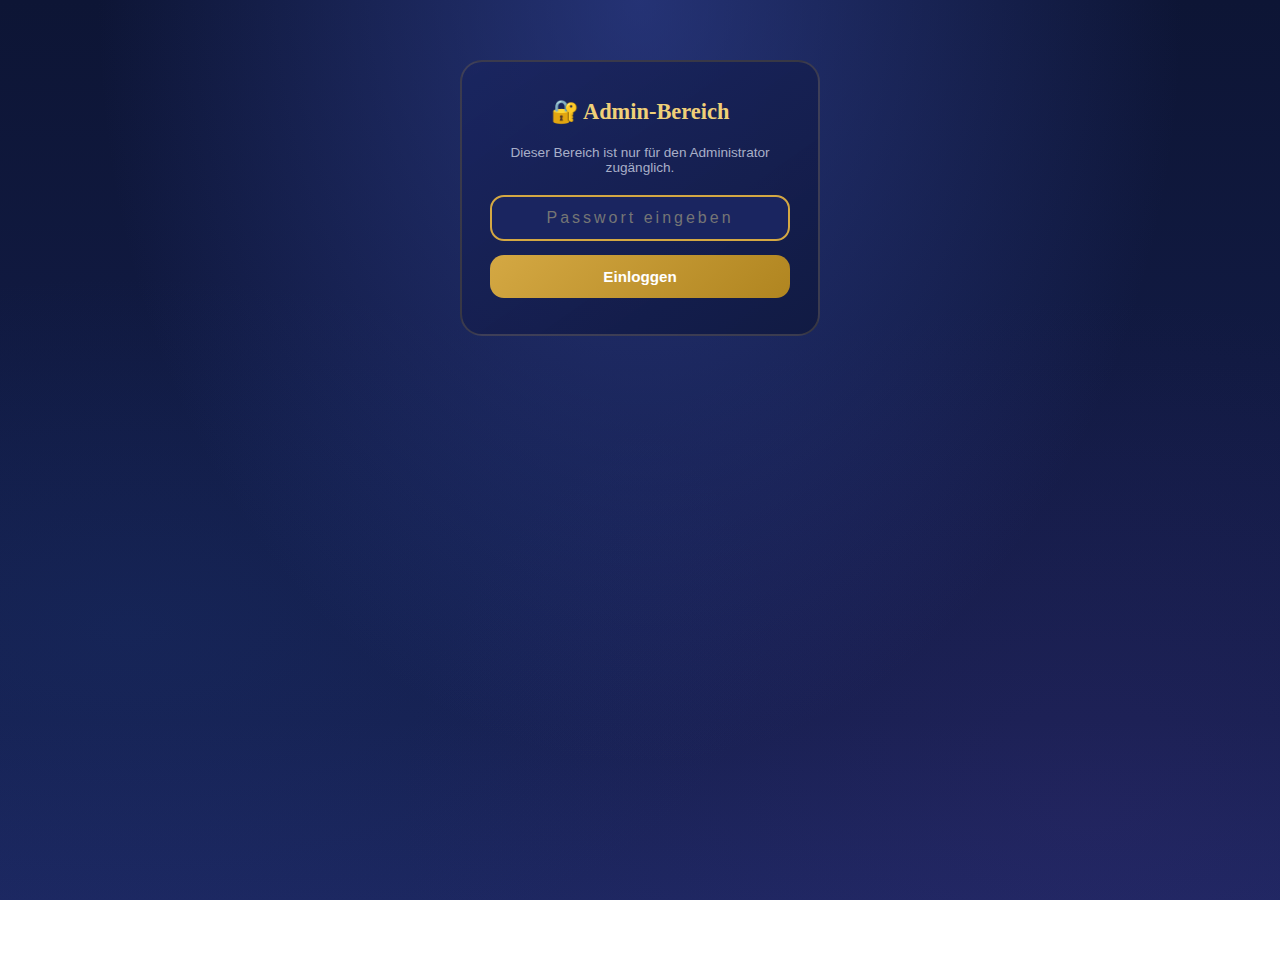
<file: admin.html>
<!DOCTYPE html>
<html lang="de">

<head>
    <meta charset="UTF-8">
    <meta name="viewport" content="width=device-width, initial-scale=1.0, maximum-scale=1.0, user-scalable=no">
    <title>Admin – Ramadan Kalender 2026</title>
    <meta name="robots" content="noindex, nofollow">
    <link rel="icon"
        href="data:image/svg+xml,<svg xmlns='http://www.w3.org/2000/svg' viewBox='0 0 100 100'><text y='.9em' font-size='90'>🔐</text></svg>">
    <link rel="preconnect" href="https://fonts.googleapis.com">
    <link rel="preconnect" href="https://fonts.gstatic.com" crossorigin>
    <link
        href="https://fonts.googleapis.com/css2?family=Amiri:wght@400;700&family=Outfit:wght@300;400;600;700;800&display=swap"
        rel="stylesheet">
    <link rel="stylesheet" href="styles.css">
</head>

<body>
    <!-- Login Gate -->
    <div class="admin-login" id="adminLogin">
        <h2>🔐 Admin-Bereich</h2>
        <p style="color:var(--text-secondary); font-size:0.85rem; margin-bottom:20px;">
            Dieser Bereich ist nur für den Administrator zugänglich.
        </p>
        <input type="password" id="adminPassword" placeholder="Passwort eingeben" autocomplete="current-password">
        <button onclick="checkPassword()" id="loginBtn">Einloggen</button>
        <p id="loginError" style="color:#ff6b6b; font-size:0.82rem; margin-top:10px; display:none;">
            ❌ Falsches Passwort
        </p>
    </div>

    <!-- Admin Content (hidden until login) -->
    <div class="admin-page" id="adminContent" style="display:none;">
        <a href="index.html" class="setup-back">← Zurück zum Kalender</a>

        <div class="admin-header">
            <h1>🔐 Admin-Bereich</h1>
            <p>Alle 30 Türen auf einen Blick – nur für dich sichtbar.</p>
        </div>

        <!-- Stats -->
        <div id="adminStats" style="
            display: flex;
            gap: 12px;
            flex-wrap: wrap;
            justify-content: center;
            margin-bottom: 24px;
        "></div>

        <!-- Doors Grid -->
        <div class="admin-grid" id="adminGrid">
            <!-- Built by JS -->
        </div>
    </div>

    <script src="https://cdn.jsdelivr.net/npm/@supabase/supabase-js@2"></script>
    <script>
        /* ======================================
           ADMIN PAGE LOGIC
           Only accessible via direct URL
           ====================================== */

        const SUPABASE_URL = 'https://thscbzyzblpqwbskymbg.supabase.co';
        const SUPABASE_KEY = 'sb_publishable_w4wZcJW_TOnzxlgr-kMr5Q_aCu8OxTz';

        // Admin password – change this to something secure!
        const ADMIN_PASSWORD_HASH = 'ramadan2026admin';

        let supabaseClient = null;
        try {
            if (window.supabase && window.supabase.createClient) {
                supabaseClient = window.supabase.createClient(SUPABASE_URL, SUPABASE_KEY);
            }
        } catch (e) { }

        // Fallback tasks (same as main script)
        const FALLBACK_TASKS = [
            { day: 1, icon: '😊', title: 'Lächeln schenken', task: 'Schenke heute jemandem ein ehrliches Lächeln und sag etwas Nettes.' },
            { day: 2, icon: '🤲', title: 'Dua für andere', task: 'Bete heute ein Dua für jemanden, den du liebst.' },
            { day: 3, icon: '📖', title: 'Quran lesen', task: 'Lies heute mindestens eine Seite aus dem Quran.' },
            { day: 4, icon: '🍽️', title: 'Essen teilen', task: 'Teile heute dein Essen mit einem Nachbarn oder Freund.' },
            { day: 5, icon: '🧹', title: 'Helfen im Haushalt', task: 'Hilf heute ohne gefragt zu werden im Haushalt mit.' },
            { day: 6, icon: '💌', title: 'Brief schreiben', task: 'Schreibe einen lieben Brief oder eine Nachricht an jemanden.' },
            { day: 7, icon: '🌳', title: 'Natur genießen', task: 'Gehe heute nach draußen und danke Allah für die Natur.' },
            { day: 8, icon: '🤝', title: 'Versöhnung', task: 'Versöhne dich heute mit jemandem, mit dem du im Streit warst.' },
            { day: 9, icon: '💰', title: 'Spenden', task: 'Spende heute etwas – egal wie klein – für einen guten Zweck.' },
            { day: 10, icon: '🧸', title: 'Spielzeug verschenken', task: 'Verschenke ein Spielzeug, das du nicht mehr brauchst.' },
            { day: 11, icon: '🕌', title: 'Moschee besuchen', task: 'Besuche heute die Moschee für ein gemeinsames Gebet.' },
            { day: 12, icon: '👴', title: 'Ältere besuchen', task: 'Besuche oder rufe heute Oma, Opa oder ältere Nachbarn an.' },
            { day: 13, icon: '🎨', title: 'Kreativ sein', task: 'Male ein schönes Bild zum Thema Ramadan.' },
            { day: 14, icon: '🙏', title: 'Extra Gebet', task: 'Bete heute ein zusätzliches freiwilliges Gebet.' },
            { day: 15, icon: '📚', title: 'Geschichte lernen', task: 'Lerne heute eine Geschichte über einen Propheten.' },
            { day: 16, icon: '🥤', title: 'Wasser schätzen', task: 'Denke heute beim Trinken daran, wie wertvoll Wasser ist.' },
            { day: 17, icon: '🌙', title: 'Nachtgebet', task: 'Versuche heute Nacht aufzustehen und ein kurzes Gebet zu sprechen.' },
            { day: 18, icon: '👨‍👩‍👧‍👦', title: 'Familie', task: 'Verbringe heute bewusst Zeit mit deiner Familie.' },
            { day: 19, icon: '🍪', title: 'Backen', task: 'Backe heute Kekse oder Kuchen und teile sie mit anderen.' },
            { day: 20, icon: '🗑️', title: 'Aufräumen', task: 'Räume heute dein Zimmer gründlich auf und halte es sauber.' },
            { day: 21, icon: '🤫', title: 'Geduld üben', task: 'Übe heute besonders viel Geduld – auch wenn es schwer fällt.' },
            { day: 22, icon: '🎁', title: 'Überraschung', task: 'Überrasche heute jemanden mit einer kleinen Freude.' },
            { day: 23, icon: '💧', title: 'Dhikr machen', task: 'Sage heute 100 Mal "SubhanAllah" über den Tag verteilt.' },
            { day: 24, icon: '🌟', title: 'Vorbild sein', task: 'Sei heute ein gutes Vorbild für andere Kinder.' },
            { day: 25, icon: '📿', title: 'Dankbarkeit', task: 'Schreibe 5 Dinge auf, für die du heute dankbar bist.' },
            { day: 26, icon: '🕊️', title: 'Frieden stiften', task: 'Hilf heute dabei, einen Streit zwischen anderen zu schlichten.' },
            { day: 27, icon: '✨', title: 'Lailat al-Qadr', task: 'Heute könnte die Nacht der Bestimmung sein – bete besonders viel!' },
            { day: 28, icon: '🧕', title: 'Eltern ehren', task: 'Sage heute deinen Eltern, wie sehr du sie liebst.' },
            { day: 29, icon: '🌅', title: 'Sonnenaufgang', task: 'Stehe heute früh auf und beobachte den Sonnenaufgang.' },
            { day: 30, icon: '🎉', title: 'Bayram-Vorfreude', task: 'Bereite dich heute auf das Bayram-Fest vor – dein Geschenk wartet! 🎁' }
        ];

        // ========== PASSWORD CHECK ==========
        function checkPassword() {
            const input = document.getElementById('adminPassword').value;
            if (input === ADMIN_PASSWORD_HASH) {
                document.getElementById('adminLogin').style.display = 'none';
                document.getElementById('adminContent').style.display = 'block';
                loadAdminData();
            } else {
                document.getElementById('loginError').style.display = 'block';
                document.getElementById('adminPassword').value = '';
                document.getElementById('adminPassword').focus();
            }
        }

        // Allow Enter key
        document.addEventListener('DOMContentLoaded', () => {
            const pwInput = document.getElementById('adminPassword');
            if (pwInput) {
                pwInput.addEventListener('keydown', (e) => {
                    if (e.key === 'Enter') checkPassword();
                });
                pwInput.focus();
            }
        });

        // ========== LOAD ADMIN DATA ==========
        async function loadAdminData() {
            let tasks = [...FALLBACK_TASKS];

            // Try to load from Supabase
            if (supabaseClient) {
                try {
                    const { data, error } = await supabaseClient
                        .from('daily_tasks')
                        .select('*')
                        .order('day', { ascending: true });

                    if (!error && data && data.length > 0) {
                        tasks = data;
                    }
                } catch (e) { }

                // Load stats
                try {
                    const { count } = await supabaseClient
                        .from('families')
                        .select('*', { count: 'exact', head: true });

                    renderStats(count || 0);
                } catch (e) {
                    renderStats('–');
                }
            }

            renderDoors(tasks);
        }

        // ========== RENDER STATS ==========
        function renderStats(familyCount) {
            const container = document.getElementById('adminStats');
            if (!container) return;

            const stats = [
                { label: 'Familien registriert', value: familyCount, icon: '👨‍👩‍👧‍👦' },
                { label: 'Türen gesamt', value: 30, icon: '🚪' },
                { label: 'App Version', value: '1.0.0', icon: '📱' }
            ];

            container.innerHTML = stats.map(s => `
                <div style="
                    background: linear-gradient(135deg, var(--bg-accent), var(--bg-mid));
                    border: 1px solid rgba(212,168,67,0.2);
                    border-radius: var(--radius-md);
                    padding: 16px 24px;
                    text-align: center;
                    min-width: 140px;
                ">
                    <div style="font-size: 1.8rem; margin-bottom: 6px;">${s.icon}</div>
                    <div style="font-size: 1.4rem; font-weight: 700; color: var(--gold-light);">${s.value}</div>
                    <div style="font-size: 0.78rem; color: var(--text-secondary);">${s.label}</div>
                </div>
            `).join('');
        }

        // ========== RENDER DOORS ==========
        function renderDoors(tasks) {
            const grid = document.getElementById('adminGrid');
            if (!grid) return;
            grid.innerHTML = '';

            tasks.forEach(task => {
                const door = document.createElement('div');
                door.className = 'admin-door';
                door.innerHTML = `
                    <div class="admin-door-header">
                        <div class="admin-door-num">${task.day}</div>
                        <div class="admin-door-title">${task.icon || '🌙'} ${escapeHtml(task.title)}</div>
                    </div>
                    <div class="admin-door-task">${escapeHtml(task.task)}</div>
                `;
                grid.appendChild(door);
            });
        }

        function escapeHtml(str) {
            if (typeof str !== 'string') return '';
            return str
                .replace(/&/g, '&amp;')
                .replace(/</g, '&lt;')
                .replace(/>/g, '&gt;');
        }
    </script>
</body>

</html>
</file>
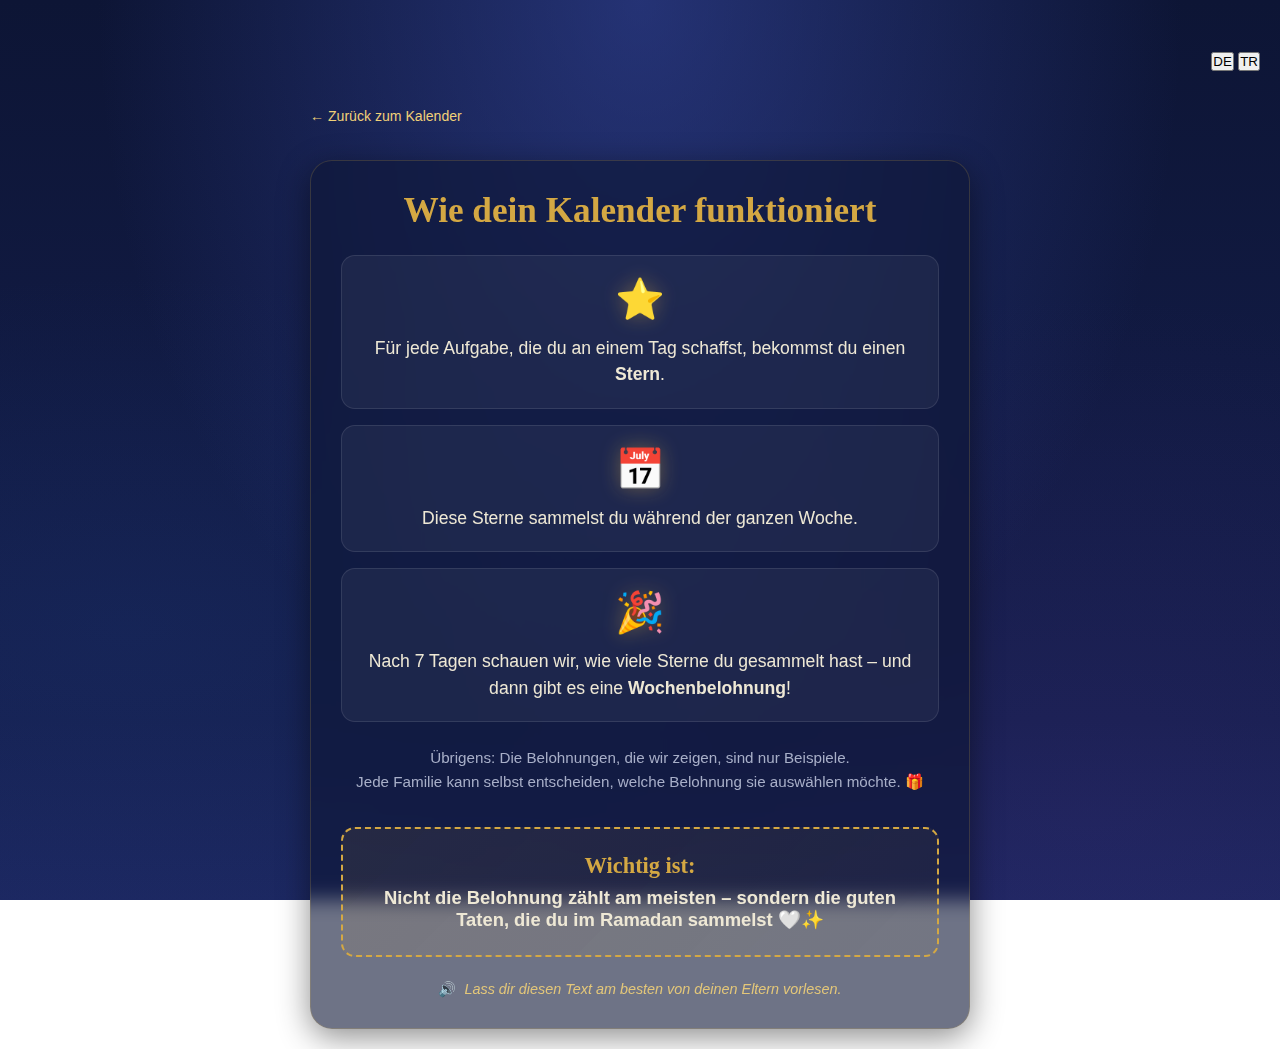
<file: children.html>
<!DOCTYPE html>
<html lang="de">

<head>
    <meta charset="UTF-8">
    <meta name="viewport" content="width=device-width, initial-scale=1.0, maximum-scale=1.0, user-scalable=no">
    <title>Für Kinder – Ramadan Kalender 2026</title>
    <meta name="description" content="Wie dein Ramadan-Kalender funktioniert – Infos für Kinder.">
    <meta name="theme-color" content="#111a42">
    <link rel="icon"
        href="data:image/svg+xml,<svg xmlns='http://www.w3.org/2000/svg' viewBox='0 0 100 100'><text y='.9em' font-size='90'>🌙</text></svg>">
    <link rel="preconnect" href="https://fonts.googleapis.com">
    <link rel="preconnect" href="https://fonts.gstatic.com" crossorigin>
    <link
        href="https://fonts.googleapis.com/css2?family=Amiri:wght@400;700&family=Outfit:wght@300;400;600;700;800&display=swap"
        rel="stylesheet">
    <link rel="stylesheet" href="styles.css">
    <style>
        .info-card-kids {
            background: rgba(13, 21, 53, 0.6);
            backdrop-filter: blur(10px);
            -webkit-backdrop-filter: blur(10px);
            border: 1px solid rgba(212, 168, 67, 0.2);
            border-radius: var(--radius-lg);
            padding: 30px;
            margin-top: 20px;
            box-shadow: var(--shadow-deep);
            text-align: center;
        }

        .info-card-kids h1 {
            font-family: var(--font-display);
            color: var(--gold-primary);
            font-size: 2.2rem;
            margin-bottom: 24px;
        }

        .step-card {
            background: rgba(255, 255, 255, 0.05);
            border: 1px solid rgba(255, 255, 255, 0.1);
            border-radius: var(--radius-md);
            padding: 20px;
            margin-bottom: 16px;
            display: flex;
            flex-direction: column;
            align-items: center;
            gap: 12px;
            transition: transform 0.2s ease;
        }

        .step-card:hover {
            transform: scale(1.02);
            background: rgba(255, 255, 255, 0.08);
        }

        .step-icon {
            font-size: 2.5rem;
            filter: drop-shadow(0 0 10px rgba(212, 168, 67, 0.4));
        }

        .step-text {
            color: var(--text-primary);
            font-size: 1.1rem;
            line-height: 1.5;
            font-weight: 400;
        }

        .important-note {
            background: linear-gradient(135deg, rgba(212, 168, 67, 0.1), rgba(212, 168, 67, 0.05));
            border: 2px dashed var(--gold-primary);
            padding: 24px;
            border-radius: var(--radius-md);
            margin-top: 32px;
            position: relative;
        }

        .important-note h2 {
            font-family: var(--font-display);
            color: var(--gold-primary);
            font-size: 1.4rem;
            margin-bottom: 8px;
        }

        .important-note p {
            color: var(--text-primary);
            font-size: 1.15rem;
            font-weight: 600;
        }

        .read-aloud-hint {
            margin-top: 24px;
            display: flex;
            align-items: center;
            justify-content: center;
            gap: 8px;
            color: var(--gold-light);
            font-size: 0.9rem;
            opacity: 0.9;
        }

        @media (max-width: 600px) {
            .info-card-kids {
                padding: 20px;
            }

            .info-card-kids h1 {
                font-size: 1.8rem;
            }
        }
    </style>
</head>

<body>
    <div class="header">
        <div class="header-inner">
            <div class="header-actions" style="justify-content: flex-end; width: 100%;">
                <div class="lang-switch" id="langSwitch">
                    <button class="lang-btn active" data-lang="de">DE</button>
                    <button class="lang-btn" data-lang="tr">TR</button>
                </div>
            </div>
        </div>
    </div>
    <div class="setup-page" style="max-width: 700px; margin: 0 auto; padding: 20px;">
        <a href="index.html" class="setup-back" data-i18n="back_to_calendar">← Zurück zum Kalender</a>

        <div class="info-card-kids">
            <h1 data-i18n="how_works_title">Wie dein Kalender funktioniert</h1>

            <div class="step-card">
                <div class="step-icon">⭐</div>
                <div class="step-text" data-i18n="step_1">
                    Für jede Aufgabe, die du an einem Tag schaffst, bekommst du einen <strong>Stern</strong>.
                </div>
            </div>

            <div class="step-card">
                <div class="step-icon">📅</div>
                <div class="step-text" data-i18n="step_2">
                    Diese Sterne sammelst du während der ganzen Woche.
                </div>
            </div>

            <div class="step-card">
                <div class="step-icon">🎉</div>
                <div class="step-text" data-i18n="step_3">
                    Nach 7 Tagen schauen wir, wie viele Sterne du gesammelt hast – und dann gibt es eine
                    <strong>Wochenbelohnung</strong>!
                </div>
            </div>

            <p style="color: var(--text-secondary); font-size: 0.95rem; margin-top: 24px; line-height: 1.6;"
                data-i18n="kids_p1">
                Übrigens: Die Belohnungen, die wir zeigen, sind nur Beispiele.<br>
                Jede Familie kann selbst entscheiden, welche Belohnung sie auswählen möchte. 🎁
            </p>

            <div class="important-note">
                <h2 data-i18n="important_title">Wichtig ist:</h2>
                <p data-i18n="important_p1">
                    Nicht die Belohnung zählt am meisten – sondern die guten Taten, die du im Ramadan sammelst 🤍✨
                </p>
            </div>

            <div class="read-aloud-hint">
                <span>🔊</span>
                <em data-i18n="read_aloud">Lass dir diesen Text am besten von deinen Eltern vorlesen.</em>
            </div>
        </div>
    </div>
    <script src="https://cdn.jsdelivr.net/npm/@supabase/supabase-js@2"></script>
    <script src="script.js?v=1.1.6"></script>
</body>

</html>
</file>
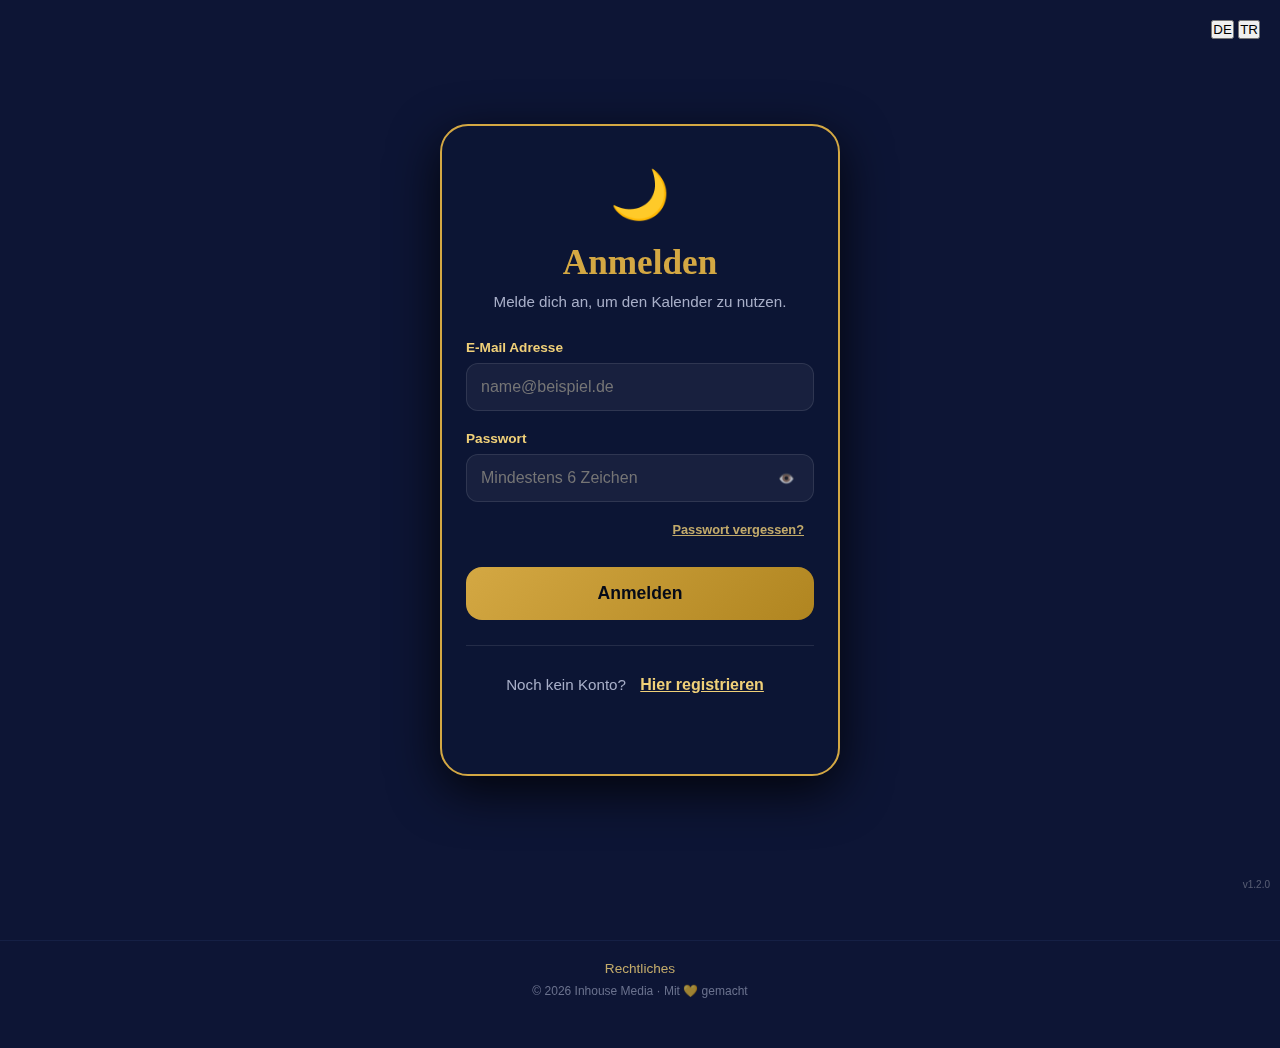
<file: login.html>
<!DOCTYPE html>
<html lang="de">

<head>
    <meta charset="UTF-8">
    <meta name="viewport" content="width=device-width, initial-scale=1.0, maximum-scale=1.0, user-scalable=no">
    <title>Anmelden | Ramadan Kalender 2026</title>

    <link
        href="https://fonts.googleapis.com/css2?family=Amiri:wght@400;700&family=Outfit:wght@300;400;600;700;800&display=swap"
        rel="stylesheet">
    <link rel="stylesheet" href="styles.css?v=1.0.9">
    <script src="https://unpkg.com/@supabase/supabase-js@2"></script>
    <script src="script.js?v=1.2.0"></script>

    <!-- Meta & Branding -->
    <meta property="og:title" content="Anmelden | Ramadan Kalender 2026">
    <meta property="og:image" content="https://ramadan.inhousee.de/assets/branding.jpg">
    <link rel="apple-touch-icon" href="assets/branding.jpg">
    <link rel="icon" type="image/jpg" href="assets/branding.jpg">

    <script>
        // GLOBAL STATE
        window.isLoginMode = true;
        window.sb = null; // Wir nennen die Variable 'sb' um Konflikte zu vermeiden

        function doToggle() {
            window.isLoginMode = !window.isLoginMode;
            console.log("Modus gewechselt. Login:", window.isLoginMode);

            var title = document.getElementById('pageTitle');
            var sub = document.getElementById('pageSubtitle');
            var btn = document.getElementById('submitBtn');
            var q = document.getElementById('toggleQuestion');
            var tLink = document.getElementById('toggleBtn');
            var err = document.getElementById('errorMsg');

            if (err) err.style.display = 'none';

            if (window.isLoginMode) {
                if (title) title.innerText = 'Anmelden';
                if (sub) sub.innerText = 'Melde dich an, um den Kalender zu nutzen.';
                if (btn) btn.innerText = 'Anmelden';
                if (q) q.innerText = 'Noch kein Konto?';
                if (tLink) tLink.innerText = 'Hier registrieren';
            } else {
                if (title) title.innerText = 'Registrieren';
                if (sub) sub.innerText = 'Erstelle ein Konto für deine Familie.';
                if (btn) btn.innerText = 'Konto erstellen';
                if (q) q.innerText = 'Schon registriert?';
                if (tLink) tLink.innerText = 'Hier anmelden';
            }
        }
    </script>

    <style>
        body {
            margin: 0;
            background: #0d1535;
            font-family: 'Outfit', sans-serif;
            color: #fff;
        }

        .login-container {
            min-height: 100vh;
            display: flex;
            align-items: center;
            justify-content: center;
            padding: 20px;
        }

        .login-card {
            background: rgba(13, 21, 53, 0.95);
            backdrop-filter: blur(20px);
            border: 2px solid #d4a843;
            border-radius: 28px;
            padding: 40px 24px;
            width: 100%;
            max-width: 400px;
            box-shadow: 0 15px 50px rgba(0, 0, 0, 0.8);
            text-align: center;
        }

        h1 {
            color: #d4a843;
            font-family: 'Amiri', serif;
            font-size: 2.2rem;
            margin: 0 0 10px 0;
        }

        p {
            color: #a8afc8;
            margin-bottom: 30px;
            font-size: 0.95rem;
        }

        .input-group {
            margin-bottom: 20px;
            text-align: left;
            position: relative;
        }

        .password-wrapper {
            position: relative;
            display: flex;
            align-items: center;
        }

        .password-toggle {
            position: absolute;
            right: 14px;
            background: none;
            border: none;
            color: #d4a843;
            cursor: pointer;
            padding: 5px;
            display: flex;
            align-items: center;
            justify-content: center;
            opacity: 0.7;
            transition: opacity 0.2s;
        }

        .password-toggle:hover {
            opacity: 1;
        }

        label {
            display: block;
            color: #f0d078;
            font-size: 0.85rem;
            margin-bottom: 8px;
            font-weight: 600;
        }

        input {
            width: 100%;
            padding: 14px;
            padding-right: 45px;
            /* Platz für Auge */
            border-radius: 12px;
            border: 1px solid rgba(255, 255, 255, 0.1);
            background: rgba(255, 255, 255, 0.05);
            color: #fff;
            font-size: 1rem;
            box-sizing: border-box;
        }

        input[type="email"] {
            padding-right: 14px;
        }

        .auth-btn {
            width: 100%;
            padding: 16px;
            border-radius: 16px;
            border: none;
            background: linear-gradient(135deg, #d4a843, #b08520);
            color: #050a18;
            font-weight: 800;
            font-size: 1.1rem;
            cursor: pointer;
        }

        .toggle-area {
            margin-top: 25px;
            padding-top: 20px;
            border-top: 1px solid rgba(255, 255, 255, 0.1);
        }

        .toggle-link {
            color: #f0d078;
            text-decoration: underline;
            cursor: pointer;
            font-weight: 700;
            background: none;
            border: none;
            padding: 10px;
            font-family: inherit;
            font-size: 1rem;
        }

        .error-msg {
            color: #ff6b6b;
            font-size: 0.9rem;
            margin-top: 15px;
            display: none;
            background: rgba(255, 60, 60, 0.1);
            padding: 10px;
            border-radius: 10px;
        }

        .privacy-group {
            display: none;
            align-items: flex-start;
            gap: 12px;
            margin-bottom: 20px;
            text-align: left;
            background: rgba(255, 255, 255, 0.03);
            padding: 12px;
            border-radius: 10px;
            border: 1px solid rgba(240, 208, 120, 0.1);
        }

        .privacy-group input[type="checkbox"] {
            width: 18px;
            height: 18px;
            margin-top: 2px;
            cursor: pointer;
        }

        .privacy-text {
            font-size: 0.8rem;
            color: #a8afc8;
            line-height: 1.5;
        }

        .privacy-text a {
            color: #f0d078;
            text-decoration: underline;
        }

        .footer {
            margin-top: 40px;
            text-align: center;
            width: 100%;
            padding: 20px;
            z-index: 10;
        }

        .footer-nav {
            display: flex;
            gap: 20px;
            justify-content: center;
            margin-bottom: 8px;
        }

        .footer-nav a {
            color: #f0d078;
            text-decoration: none;
            font-size: 0.85rem;
            opacity: 0.8;
            transition: opacity 0.2s;
        }

        .footer-nav a:hover {
            opacity: 1;
        }

        .footer-copy {
            font-size: 0.75rem;
            color: #a8afc8;
            opacity: 0.6;
        }

        .ver-tag {
            position: fixed;
            bottom: 10px;
            right: 10px;
            font-size: 10px;
            opacity: 0.3;
        }
    </style>
</head>

<body>
    <div class="lang-switch-container" style="position: absolute; top: 20px; right: 20px; z-index: 100;">
        <div class="lang-switch" id="langSwitch">
            <button class="lang-btn active" data-lang="de">DE</button>
            <button class="lang-btn" data-lang="tr">TR</button>
        </div>
    </div>

    <div class="login-container">
        <div class="login-card">
            <div style="font-size: 3rem; margin-bottom: 20px;">🌙</div>
            <h1 id="pageTitle" data-i18n="login_title">Anmelden</h1>
            <p id="pageSubtitle" data-i18n="login_subtitle">Melde dich an, um den Kalender zu nutzen.</p>

            <form id="authForm" onsubmit="event.preventDefault(); window.handleAuth();">
                <div class="input-group">
                    <label data-i18n="email_label">E-Mail Adresse</label>
                    <input type="email" id="email" placeholder="name@beispiel.de" required>
                </div>

                <div class="input-group" id="passwordGroup">
                    <label data-i18n="password_label">Passwort</label>
                    <div class="password-wrapper">
                        <input type="password" id="password" placeholder="Mindestens 6 Zeichen" minlength="6">
                        <button type="button" class="password-toggle" onclick="togglePassword('password', this)"
                            aria-label="Passwort zeigen">👁️</button>
                    </div>
                </div>

                <div class="input-group" id="confirmPasswordGroup" style="display: none;">
                    <label data-i18n="confirm_password_label">Passwort wiederholen</label>
                    <div class="password-wrapper">
                        <input type="password" id="confirmPassword" placeholder="Passwort bestätigen">
                        <button type="button" class="password-toggle" onclick="togglePassword('confirmPassword', this)"
                            aria-label="Passwort zeigen">👁️</button>
                    </div>
                </div>

                <div id="forgotPwArea" style="text-align: right; margin-top: -10px; margin-bottom: 20px;">
                    <button type="button" class="toggle-link" style="font-size: 0.8rem; opacity: 0.8;"
                        onclick="window.showResetMode()" data-i18n="forgot_password_link">Passwort vergessen?</button>
                </div>

                <!-- Datenschutz Checkbox (nur bei Registrierung) -->
                <div id="privacyArea" class="privacy-group">
                    <input type="checkbox" id="privacyCheck">
                    <label for="privacyCheck" class="privacy-text"
                        style="color: inherit; font-weight: normal; margin: 0; cursor: pointer;"
                        data-i18n="privacy_agree_text">
                        Ich bin mit der <a href="rechtliches.html" target="_blank">Datenschutzerklärung</a>
                        einverstanden.
                    </label>
                </div>

                <button type="submit" class="auth-btn" id="submitBtn" data-i18n="login_btn">Anmelden</button>
                <div id="errorMsg" class="error-msg"></div>
            </form>

            <div class="toggle-area">
                <p style="color: #a8afc8;">
                    <span id="toggleQuestion" data-i18n="no_account_question">Noch kein Konto?</span>
                    <button type="button" class="toggle-link" id="toggleBtn" onclick="doToggle()"
                        data-i18n="register_link">Hier
                        registrieren</button>
                </p>
            </div>
        </div>
    </div>

    <!-- Footer -->
    <footer class="footer">
        <nav class="footer-nav">
            <a href="rechtliches.html" data-i18n="footer_legal">📜 Rechtliches & Datenschutz</a>
        </nav>
        <p class="footer-copy" data-i18n="footer_copy">© 2026 Inhouse Media · Mit 💛 gemacht</p>
    </footer>

    <div class="ver-tag">v1.2.0</div>

    <script>
        // Initialize when DOM ready
        document.addEventListener('DOMContentLoaded', () => {
            if (typeof setupLanguageSwitcher === 'function') setupLanguageSwitcher();
            if (typeof updateUI === 'function') updateUI();
        });

        // Supabase Initialization
        (function () {
            try {
                const URL = 'https://thscbzyzblpqwbskymbg.supabase.co';
                const KEY = 'sb_publishable_w4wZcJW_TOnzxlgr-kMr5Q_aCu8OxTz';
                window.supabaseClient = window.supabase.createClient(URL, KEY);
                console.log("Supabase bereit (v1.2.0)");
            } catch (e) { console.error("Supabase Error:", e); }
        })();

        window.isLoginMode = true;
        window.isResetMode = false;

        function togglePassword(id, btn) {
            const el = document.getElementById(id);
            if (el.type === 'password') {
                el.type = 'text';
                btn.textContent = '🙈';
                btn.setAttribute('aria-label', t('password_hide_label', { defaultValue: 'Verbergen' }));
            } else {
                el.type = 'password';
                btn.textContent = '👁️';
                btn.setAttribute('aria-label', t('password_show_label', { defaultValue: 'Zeigen' }));
            }
        }

        function showResetMode(show = true) {
            window.isResetMode = show;
            window.isLoginMode = !show;

            const title = document.getElementById('pageTitle');
            const sub = document.getElementById('pageSubtitle');
            const btn = document.getElementById('submitBtn');
            const q = document.getElementById('toggleQuestion');
            const tLink = document.getElementById('toggleBtn');
            const pwGroup = document.getElementById('passwordGroup');
            const confirmGroup = document.getElementById('confirmPasswordGroup');
            const forgotArea = document.getElementById('forgotPwArea');
            const privacyArea = document.getElementById('privacyArea');

            if (show) {
                title.innerText = t('reset_title');
                title.dataset.i18n = 'reset_title';
                sub.innerText = t('reset_subtitle');
                sub.dataset.i18n = 'reset_subtitle';
                btn.innerText = t('reset_btn');
                btn.dataset.i18n = 'reset_btn';
                q.innerText = t('reset_back_question', { defaultValue: 'Doch wieder einloggen?' });
                q.dataset.i18n = 'reset_back_question';
                tLink.innerText = t('reset_back_link', { defaultValue: 'Zum Login' });
                tLink.dataset.i18n = 'reset_back_link';

                if (pwGroup) pwGroup.style.display = 'none';
                if (confirmGroup) confirmGroup.style.display = 'none';
                if (forgotArea) forgotArea.style.display = 'none';
                if (privacyArea) privacyArea.style.display = 'none';
            } else {
                doToggle(); // Nutze die bestehende Toggle-Logik für Login
            }
        }

        function doToggle() {
            if (window.isResetMode) {
                window.isResetMode = false;
                window.isLoginMode = true;
            } else {
                window.isLoginMode = !window.isLoginMode;
            }

            var title = document.getElementById('pageTitle');
            var sub = document.getElementById('pageSubtitle');
            var btn = document.getElementById('submitBtn');
            var q = document.getElementById('toggleQuestion');
            var tLink = document.getElementById('toggleBtn');
            var priv = document.getElementById('privacyArea');
            var pw = document.getElementById('passwordGroup');
            var pwConf = document.getElementById('confirmPasswordGroup');
            var forgot = document.getElementById('forgotPwArea');

            pw.style.display = 'block';

            if (window.isLoginMode) {
                title.innerText = t('login_title');
                title.dataset.i18n = 'login_title';

                sub.innerText = t('login_subtitle');
                sub.dataset.i18n = 'login_subtitle';

                btn.innerText = t('login_btn');
                btn.dataset.i18n = 'login_btn';

                q.innerText = t('no_account_question');
                q.dataset.i18n = 'no_account_question';

                tLink.innerText = t('register_link');
                tLink.dataset.i18n = 'register_link';

                priv.style.display = 'none';
                forgot.style.display = 'block';
                pwConf.style.display = 'none';
            } else {
                title.innerText = t('register_title');
                title.dataset.i18n = 'register_title';

                sub.innerText = t('register_subtitle');
                sub.dataset.i18n = 'register_subtitle';

                btn.innerText = t('register_btn');
                btn.dataset.i18n = 'register_btn';

                q.innerText = t('have_account_question');
                q.dataset.i18n = 'have_account_question';

                tLink.innerText = t('login_link');
                tLink.dataset.i18n = 'login_link';

                priv.style.display = 'flex';
                forgot.style.display = 'none';
                pwConf.style.display = 'block';
            }
        }

        async function handleAuth() {
            console.log("Auth gestartet...");
            const client = window.supabaseClient;
            if (!client) {
                console.error("Supabase client not ready");
                alert("Serververbindung fehlt.");
                return;
            }

            var email = document.getElementById('email').value;
            var password = document.getElementById('password').value;
            var confirmPassword = document.getElementById('confirmPassword').value;
            var btn = document.getElementById('submitBtn');
            var errBox = document.getElementById('errorMsg');

            btn.disabled = true;
            btn.innerText = t('wait_text');
            if (errBox) {
                errBox.style.display = 'none';
                errBox.style.background = 'rgba(255, 60, 60, 0.1)';
                errBox.style.color = '#ff6b6b';
            }

            try {
                if (window.isResetMode) {
                    const { error } = await client.auth.resetPasswordForEmail(email, {
                        redirectTo: window.location.origin + '/reset-password.html',
                    });
                    if (error) throw error;
                    errBox.innerText = t('reset_success');
                    errBox.style.background = 'rgba(60, 255, 60, 0.1)';
                    errBox.style.color = '#6bff6b';
                    errBox.style.display = 'block';
                    return;
                }

                // Validation for Registration
                if (!window.isLoginMode) {
                    // Check Privacy
                    const checked = document.getElementById('privacyCheck').checked;
                    if (!checked) {
                        errBox.innerText = t('privacy_error');
                        errBox.style.display = 'block';
                        return;
                    }

                    // Check Password Match
                    if (password !== confirmPassword) {
                        errBox.innerText = t('password_mismatch');
                        errBox.style.display = 'block';
                        return;
                    }
                }

                let result;
                if (window.isLoginMode) {
                    result = await client.auth.signInWithPassword({ email, password });
                } else {
                    result = await client.auth.signUp({ email, password });
                }

                if (result.error) throw result.error;

                // Ensure a 'families' entry exists to track registrations
                if (result.data && result.data.user) {
                    try {
                        const { data: existing } = await client
                            .from('families')
                            .select('family_id')
                            .eq('family_id', result.data.user.id)
                            .single();

                        if (!existing) {
                            await client.from('families').insert({
                                family_id: result.data.user.id,
                                children: [],
                                updated_at: new Date().toISOString()
                            });
                            console.log('[Auth] New family entry created for tracking.');
                        }
                    } catch (e) {
                        console.warn('[Auth] Tracking failed:', e);
                    }
                }

                if (result.data && result.data.session) {
                    window.location.href = 'index.html';
                } else if (!window.isLoginMode) {
                    // Automatischer Login-Versuch
                    const retry = await client.auth.signInWithPassword({ email, password });
                    if (retry.data && retry.data.session) {
                        window.location.href = 'index.html';
                    } else {
                        errBox.innerText = t('account_created');
                        errBox.style.display = 'block';
                        window.isLoginMode = false;
                        window.doToggle();
                    }
                }
            } catch (error) {
                console.error("Auth Fehler:", error);
                if (errBox) {
                    errBox.innerText = error.message;
                    errBox.style.display = 'block';
                }
            } finally {
                btn.disabled = false;
                if (window.isResetMode) btn.innerText = t('reset_btn');
                else btn.innerText = window.isLoginMode ? t('login_btn') : t('register_btn');
            }
        }
    </script>
</body>

</html>
</file>
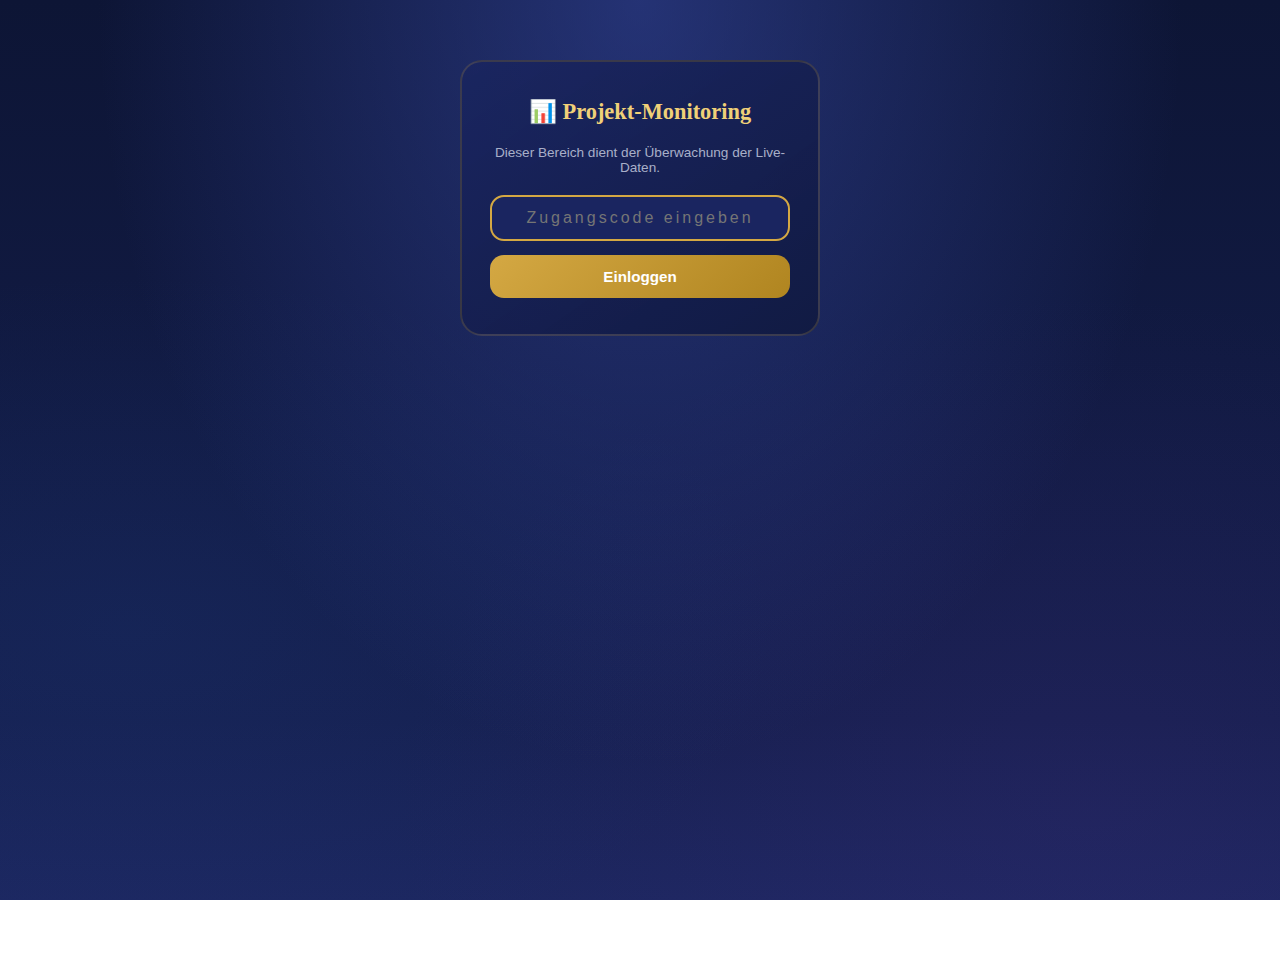
<file: monitoring.html>
<!DOCTYPE html>
<html lang="de">

<head>
    <meta charset="UTF-8">
    <meta name="viewport" content="width=device-width, initial-scale=1.0, maximum-scale=1.0, user-scalable=no">
    <title>Monitoring – Ramadan Kalender 2026</title>
    <meta name="robots" content="noindex, nofollow">
    <link rel="icon"
        href="data:image/svg+xml,<svg xmlns='http://www.w3.org/2000/svg' viewBox='0 0 100 100'><text y='.9em' font-size='90'>📊</text></svg>">
    <link rel="preconnect" href="https://fonts.googleapis.com">
    <link rel="preconnect" href="https://fonts.gstatic.com" crossorigin>
    <link
        href="https://fonts.googleapis.com/css2?family=Amiri:wght@400;700&family=Outfit:wght@300;400;600;700;800&display=swap"
        rel="stylesheet">
    <link rel="stylesheet" href="styles.css">
</head>

<body>
    <!-- Login Gate -->
    <div class="admin-login" id="adminLogin">
        <h2>📊 Projekt-Monitoring</h2>
        <p style="color:var(--text-secondary); font-size:0.85rem; margin-bottom:20px;">
            Dieser Bereich dient der Überwachung der Live-Daten.
        </p>
        <input type="password" id="adminPassword" placeholder="Zugangscode eingeben" autocomplete="current-password">
        <button onclick="checkPassword()" id="loginBtn">Einloggen</button>
        <p id="loginError" style="color:#ff6b6b; font-size:0.82rem; margin-top:10px; display:none;">
            ❌ Falscher Zugangscode
        </p>
    </div>

    <!-- Admin Content (hidden until login) -->
    <div class="admin-page" id="adminContent" style="display:none;">
        <a href="index.html" class="setup-back">← Zurück zum Kalender</a>

        <div class="admin-header">
            <h1>📊 Monitoring-Board</h1>
            <p>Ereignisse und Türen im Überblick.</p>
        </div>

        <!-- Stats -->
        <div id="adminStats" style="
            display: flex;
            gap: 12px;
            flex-wrap: wrap;
            justify-content: center;
            margin-bottom: 24px;
        "></div>

        <!-- Doors Grid -->
        <div class="admin-grid" id="adminGrid">
            <!-- Built by JS -->
        </div>
    </div>

    <script src="https://cdn.jsdelivr.net/npm/@supabase/supabase-js@2"></script>
    <script>
        /* ======================================
           MONITORING PAGE LOGIC
           ====================================== */

        const SUPABASE_URL = 'https://thscbzyzblpqwbskymbg.supabase.co';
        const SUPABASE_KEY = 'sb_publishable_w4wZcJW_TOnzxlgr-kMr5Q_aCu8OxTz';

        const ADMIN_PASSWORD_HASH = 'ramadan2026admin';

        let supabaseClient = null;
        try {
            if (window.supabase && window.supabase.createClient) {
                supabaseClient = window.supabase.createClient(SUPABASE_URL, SUPABASE_KEY);
            }
        } catch (e) { }

        // Fallback tasks
        const FALLBACK_TASKS = [
            { id: 'f1-1', day: 1, icon: '👋', title: 'Begrüßung', task: 'Sage „Ramadan Mubarak!" oder „Hayırlı Ramazanlar!" zu jedem in deiner Familie.' },
            { id: 'f1-2', day: 1, icon: '🧠', title: 'Verstehen', task: 'Frage deine Eltern: „Warum fasten Muslime im Ramadan?" und hör gut zu.' },
            { id: 'f1-3', day: 1, icon: '❤️', title: 'Herzensaufgabe', task: 'Male ein Bild oder zeichne etwas, auf das du dich im Ramadan freust.' }
        ];

        // ========== PASSWORD CHECK ==========
        function checkPassword() {
            const input = document.getElementById('adminPassword').value;
            if (input === ADMIN_PASSWORD_HASH || sessionStorage.getItem('admin_auth') === 'true') {
                sessionStorage.setItem('admin_auth', 'true');
                document.getElementById('adminLogin').style.display = 'none';
                document.getElementById('adminContent').style.display = 'block';
                loadAdminData();
            } else {
                document.getElementById('loginError').style.display = 'block';
                document.getElementById('adminPassword').value = '';
                document.getElementById('adminPassword').focus();
            }
        }

        document.addEventListener('DOMContentLoaded', () => {
            if (sessionStorage.getItem('admin_auth') === 'true') {
                checkPassword();
            } else {
                const pwInput = document.getElementById('adminPassword');
                if (pwInput) {
                    pwInput.addEventListener('keydown', (e) => {
                        if (e.key === 'Enter') checkPassword();
                    });
                    pwInput.focus();
                }
            }
        });

        // ========== LOAD DATA ==========
        async function loadAdminData() {
            let tasks = [...FALLBACK_TASKS];

            if (supabaseClient) {
                try {
                    const { data, error } = await supabaseClient
                        .from('daily_tasks')
                        .select('*')
                        .order('day', { ascending: true });

                    if (!error && data && data.length > 0) {
                        tasks = data;
                    }
                } catch (e) { }

                try {
                    const { count } = await supabaseClient
                        .from('families')
                        .select('*', { count: 'exact', head: true });

                    renderStats(count || 0);
                } catch (e) {
                    renderStats('–');
                }
            }

            renderDoors(tasks);
        }

        function renderStats(familyCount) {
            const container = document.getElementById('adminStats');
            if (!container) return;

            const stats = [
                { label: 'Familien registriert', value: familyCount, icon: '👨‍👩‍👧‍👦' },
                { label: 'Tage aktiv', value: 30, icon: '🗓️' },
                { label: 'System-Status', value: 'Live', icon: '🟢' }
            ];

            container.innerHTML = stats.map(s => `
                <div style="
                    background: linear-gradient(135deg, var(--bg-accent), var(--bg-mid));
                    border: 1px solid rgba(212,168,67,0.2);
                    border-radius: var(--radius-md);
                    padding: 16px 24px;
                    text-align: center;
                    min-width: 140px;
                ">
                    <div style="font-size: 1.8rem; margin-bottom: 6px;">${s.icon}</div>
                    <div style="font-size: 1.4rem; font-weight: 700; color: var(--gold-light);">${s.value}</div>
                    <div style="font-size: 0.78rem; color: var(--text-secondary);">${s.label}</div>
                </div>
            `).join('');
        }

        function renderDoors(tasks) {
            const grid = document.getElementById('adminGrid');
            if (!grid) return;
            grid.innerHTML = '';

            // Group tasks by day
            const grouped = {};
            tasks.forEach(t => {
                if (!grouped[t.day]) grouped[t.day] = [];
                grouped[t.day].push(t);
            });

            // Iterate through days 1-30
            for (let d = 1; d <= 30; d++) {
                const dayTasks = grouped[d] || [];
                if (dayTasks.length === 0) continue;

                const door = document.createElement('div');
                door.className = 'admin-door';

                let tasksHtml = dayTasks.map(t => `
                    <div style="margin-bottom: 12px; padding-bottom: 8px; border-bottom: 1px solid rgba(255,255,255,0.05);">
                        <div style="font-weight: 700; color: var(--gold-light); font-size: 0.9rem; display: flex; align-items: center; gap: 6px;">
                            <span>${t.icon || '🌙'}</span> ${escapeHtml(t.title)}
                        </div>
                        <div style="font-size: 0.75rem; color: var(--text-secondary); line-height: 1.4; margin-top: 4px;">
                            ${escapeHtml(t.task)}
                        </div>
                    </div>
                `).join('');

                door.innerHTML = `
                    <div class="admin-door-header" style="margin-bottom: 15px;">
                        <div class="admin-door-num">${d}</div>
                        <div style="font-family: var(--font-display); font-size: 1.1rem; color: white;">Tag ${d}</div>
                    </div>
                    <div class="admin-door-content">
                        ${tasksHtml}
                    </div>
                `;
                grid.appendChild(door);
            }
        }

        function escapeHtml(str) {
            if (typeof str !== 'string') return '';
            return str
                .replace(/&/g, '&amp;')
                .replace(/</g, '&lt;')
                .replace(/>/g, '&gt;');
        }
    </script>
</body>

</html>
</file>
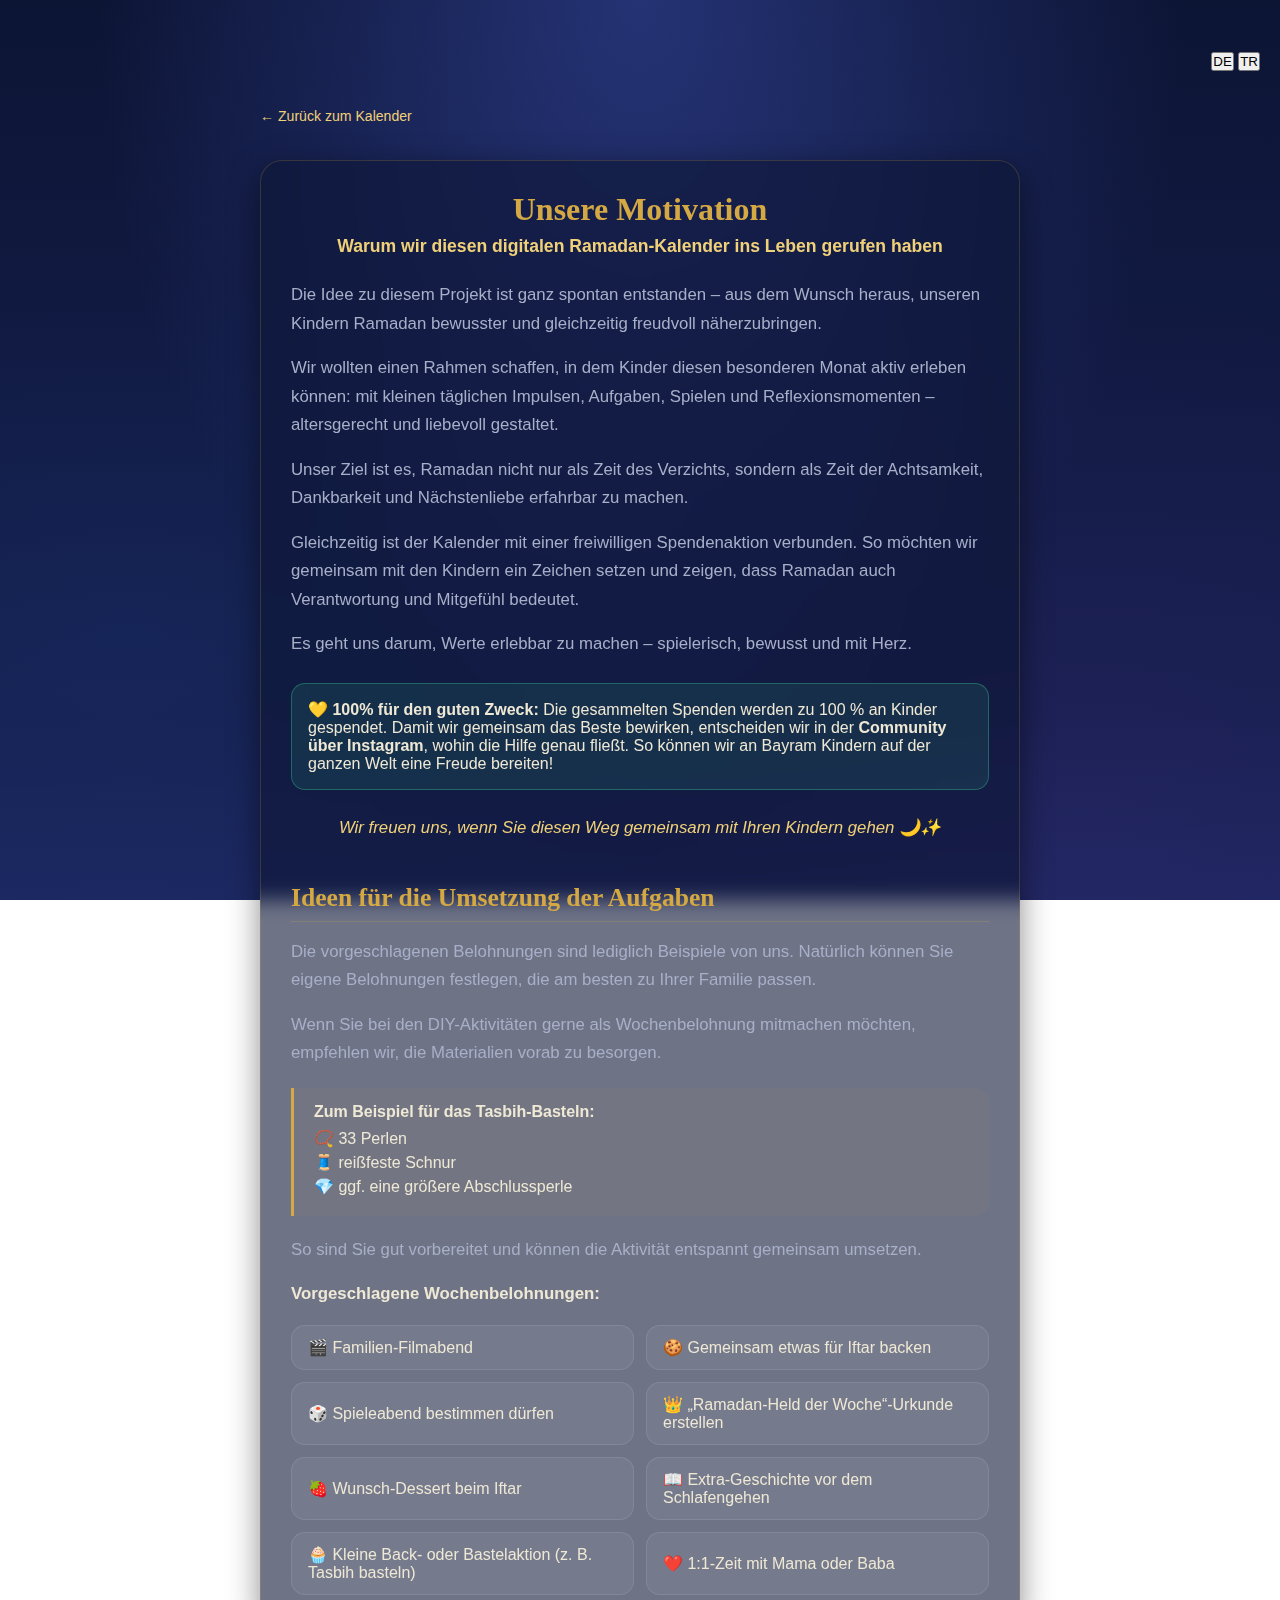
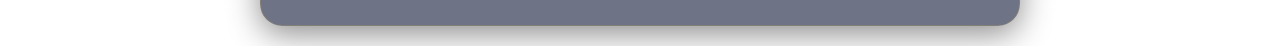
<file: parents.html>
<!DOCTYPE html>
<html lang="de">

<head>
    <meta charset="UTF-8">
    <meta name="viewport" content="width=device-width, initial-scale=1.0, maximum-scale=1.0, user-scalable=no">
    <title>Für Eltern – Ramadan Kalender 2026</title>
    <meta name="description" content="Unsere Motivation und Tipps für Eltern zum Ramadan-Kalender.">
    <meta name="theme-color" content="#111a42">
    <link rel="icon"
        href="data:image/svg+xml,<svg xmlns='http://www.w3.org/2000/svg' viewBox='0 0 100 100'><text y='.9em' font-size='90'>🌙</text></svg>">
    <link rel="preconnect" href="https://fonts.googleapis.com">
    <link rel="preconnect" href="https://fonts.gstatic.com" crossorigin>
    <link
        href="https://fonts.googleapis.com/css2?family=Amiri:wght@400;700&family=Outfit:wght@300;400;600;700;800&display=swap"
        rel="stylesheet">
    <link rel="stylesheet" href="styles.css">
    <style>
        .info-page-content {
            max-width: 800px;
            margin: 0 auto;
            padding: 20px;
            color: var(--text-primary);
        }

        .info-card-custom {
            background: rgba(13, 21, 53, 0.6);
            backdrop-filter: blur(10px);
            -webkit-backdrop-filter: blur(10px);
            border: 1px solid rgba(212, 168, 67, 0.2);
            border-radius: var(--radius-lg);
            padding: 30px;
            margin-top: 20px;
            box-shadow: var(--shadow-deep);
        }

        .info-card-custom h1 {
            font-family: var(--font-display);
            color: var(--gold-primary);
            font-size: 2rem;
            margin-bottom: 8px;
            text-align: center;
        }

        .info-card-custom .subtitle {
            text-align: center;
            color: var(--gold-light);
            font-size: 1.1rem;
            margin-bottom: 24px;
            font-weight: 600;
        }

        .info-card-custom h2 {
            font-family: var(--font-display);
            color: var(--gold-primary);
            font-size: 1.6rem;
            margin-top: 40px;
            margin-bottom: 16px;
            border-bottom: 1px solid rgba(212, 168, 67, 0.2);
            padding-bottom: 8px;
        }

        .info-card-custom p {
            line-height: 1.7;
            margin-bottom: 16px;
            color: var(--text-secondary);
            font-size: 1.05rem;
        }

        .info-card-custom strong {
            color: var(--text-primary);
            font-weight: 600;
        }

        .wochen-belohnungen {
            list-style: none;
            padding: 0;
            display: grid;
            grid-template-columns: repeat(auto-fit, minmax(250px, 1fr));
            gap: 12px;
            margin-top: 16px;
        }

        .wochen-belohnungen li {
            background: rgba(255, 255, 255, 0.05);
            padding: 12px 16px;
            border-radius: var(--radius-md);
            border: 1px solid rgba(255, 255, 255, 0.1);
            display: flex;
            align-items: center;
            gap: 10px;
            transition: transform 0.2s ease;
        }

        .wochen-belohnungen li:hover {
            transform: translateX(5px);
            background: rgba(255, 255, 255, 0.08);
        }

        .material-list {
            background: rgba(212, 168, 67, 0.05);
            border-left: 3px solid var(--gold-primary);
            padding: 15px 20px;
            margin: 20px 0;
            border-radius: 0 var(--radius-md) var(--radius-md) 0;
        }

        .material-list ul {
            list-style: none;
            padding: 0;
            margin-top: 8px;
        }

        .material-list li {
            margin-bottom: 5px;
            color: var(--text-primary);
        }

        @media (max-width: 600px) {
            .info-card-custom {
                padding: 20px;
            }

            .info-card-custom h1 {
                font-size: 1.6rem;
            }

            .info-card-custom .subtitle {
                font-size: 0.95rem;
            }
        }
    </style>
</head>

<body>
    <div class="header">
        <div class="header-inner">
            <div class="header-actions" style="justify-content: flex-end; width: 100%;">
                <div class="lang-switch" id="langSwitch">
                    <button class="lang-btn active" data-lang="de">DE</button>
                    <button class="lang-btn" data-lang="tr">TR</button>
                </div>
            </div>
        </div>
    </div>
    <div class="setup-page" style="max-width: 800px; margin: 0 auto; padding: 20px;">
        <a href="index.html" class="setup-back" data-i18n="back_to_calendar">← Zurück zum Kalender</a>

        <div class="info-card-custom">
            <h1 data-i18n="motivation_title">Unsere Motivation</h1>
            <div class="subtitle" data-i18n="motivation_subtitle">Warum wir diesen digitalen Ramadan-Kalender ins Leben
                gerufen haben</div>

            <p data-i18n="motivation_p1">
                Die Idee zu diesem Projekt ist ganz spontan entstanden – aus dem Wunsch heraus, unseren Kindern Ramadan
                bewusster und gleichzeitig freudvoll näherzubringen.
            </p>

            <p data-i18n="motivation_p2">
                Wir wollten einen Rahmen schaffen, in dem Kinder diesen besonderen Monat aktiv erleben können:
                mit kleinen täglichen Impulsen, Aufgaben, Spielen und Reflexionsmomenten – altersgerecht und liebevoll
                gestaltet.
            </p>

            <p data-i18n="motivation_p3">
                Unser Ziel ist es, Ramadan nicht nur als Zeit des Verzichts, sondern als Zeit der Achtsamkeit,
                Dankbarkeit und Nächstenliebe erfahrbar zu machen.
            </p>

            <p data-i18n="motivation_p4">
                Gleichzeitig ist der Kalender mit einer freiwilligen Spendenaktion verbunden. So möchten wir gemeinsam
                mit den Kindern ein Zeichen setzen und zeigen, dass Ramadan auch Verantwortung und Mitgefühl bedeutet.
            </p>

            <p data-i18n="motivation_p5">
                Es geht uns darum, Werte erlebbar zu machen – spielerisch, bewusst und mit Herz.
            </p>

            <div style="
                background: rgba(61, 232, 160, 0.1);
                border: 1px solid rgba(61, 232, 160, 0.3);
                border-radius: var(--radius-md);
                padding: 16px;
                margin: 24px 0;
            " data-i18n="spenden_note">
                <p style="margin-bottom: 0; color: var(--text-primary);">
                    <strong>💛 100% für den guten Zweck:</strong> Die gesammelten Spenden werden zu 100 % an Kinder
                    gespendet.
                    Damit wir gemeinsam das Beste bewirken, entscheiden wir in der <strong>Community über
                        Instagram</strong>,
                    wohin die Hilfe genau fließt. So können wir an Bayram Kindern auf der ganzen Welt eine Freude
                    bereiten!
                </p>
            </div>

            <p style="text-align: center; font-style: italic; color: var(--gold-light); margin-top: 24px;"
                data-i18n="motivation_footer">
                Wir freuen uns, wenn Sie diesen Weg gemeinsam mit Ihren Kindern gehen 🌙✨
            </p>

            <h2 data-i18n="ideas_title">Ideen für die Umsetzung der Aufgaben</h2>

            <p data-i18n="ideas_p1">
                Die vorgeschlagenen Belohnungen sind lediglich Beispiele von uns. Natürlich können Sie eigene
                Belohnungen festlegen, die am besten zu Ihrer Familie passen.
            </p>

            <p data-i18n="ideas_p2">
                Wenn Sie bei den DIY-Aktivitäten gerne als Wochenbelohnung mitmachen möchten, empfehlen wir, die
                Materialien vorab zu besorgen.
            </p>

            <div class="material-list">
                <strong data-i18n="material_tasbih">Zum Beispiel für das Tasbih-Basteln:</strong>
                <ul>
                    <li data-i18n="material_li1">📿 33 Perlen</li>
                    <li data-i18n="material_li2">🧵 reißfeste Schnur</li>
                    <li data-i18n="material_li3">💎 ggf. eine größere Abschlussperle</li>
                </ul>
            </div>

            <p data-i18n="ideas_p3">So sind Sie gut vorbereitet und können die Aktivität entspannt gemeinsam umsetzen.
            </p>

            <p><strong data-i18n="weekly_rewards_title">Vorgeschlagene Wochenbelohnungen:</strong></p>
            <ul class="wochen-belohnungen">
                <li data-i18n="reward_1">🎬 Familien-Filmabend</li>
                <li data-i18n="reward_2">🍪 Gemeinsam etwas für Iftar backen</li>
                <li data-i18n="reward_3">🎲 Spieleabend bestimmen dürfen</li>
                <li data-i18n="reward_4">👑 „Ramadan-Held der Woche“-Urkunde erstellen</li>
                <li data-i18n="reward_5">🍓 Wunsch-Dessert beim Iftar</li>
                <li data-i18n="reward_6">📖 Extra-Geschichte vor dem Schlafengehen</li>
                <li data-i18n="reward_7">🧁 Kleine Back- oder Bastelaktion (z. B. Tasbih basteln)</li>
                <li data-i18n="reward_8">❤️ 1:1-Zeit mit Mama oder Baba</li>
            </ul>
        </div>
    </div>
    <script src="https://cdn.jsdelivr.net/npm/@supabase/supabase-js@2"></script>
    <script src="script.js?v=1.1.5"></script>
</body>

</html>
</file>
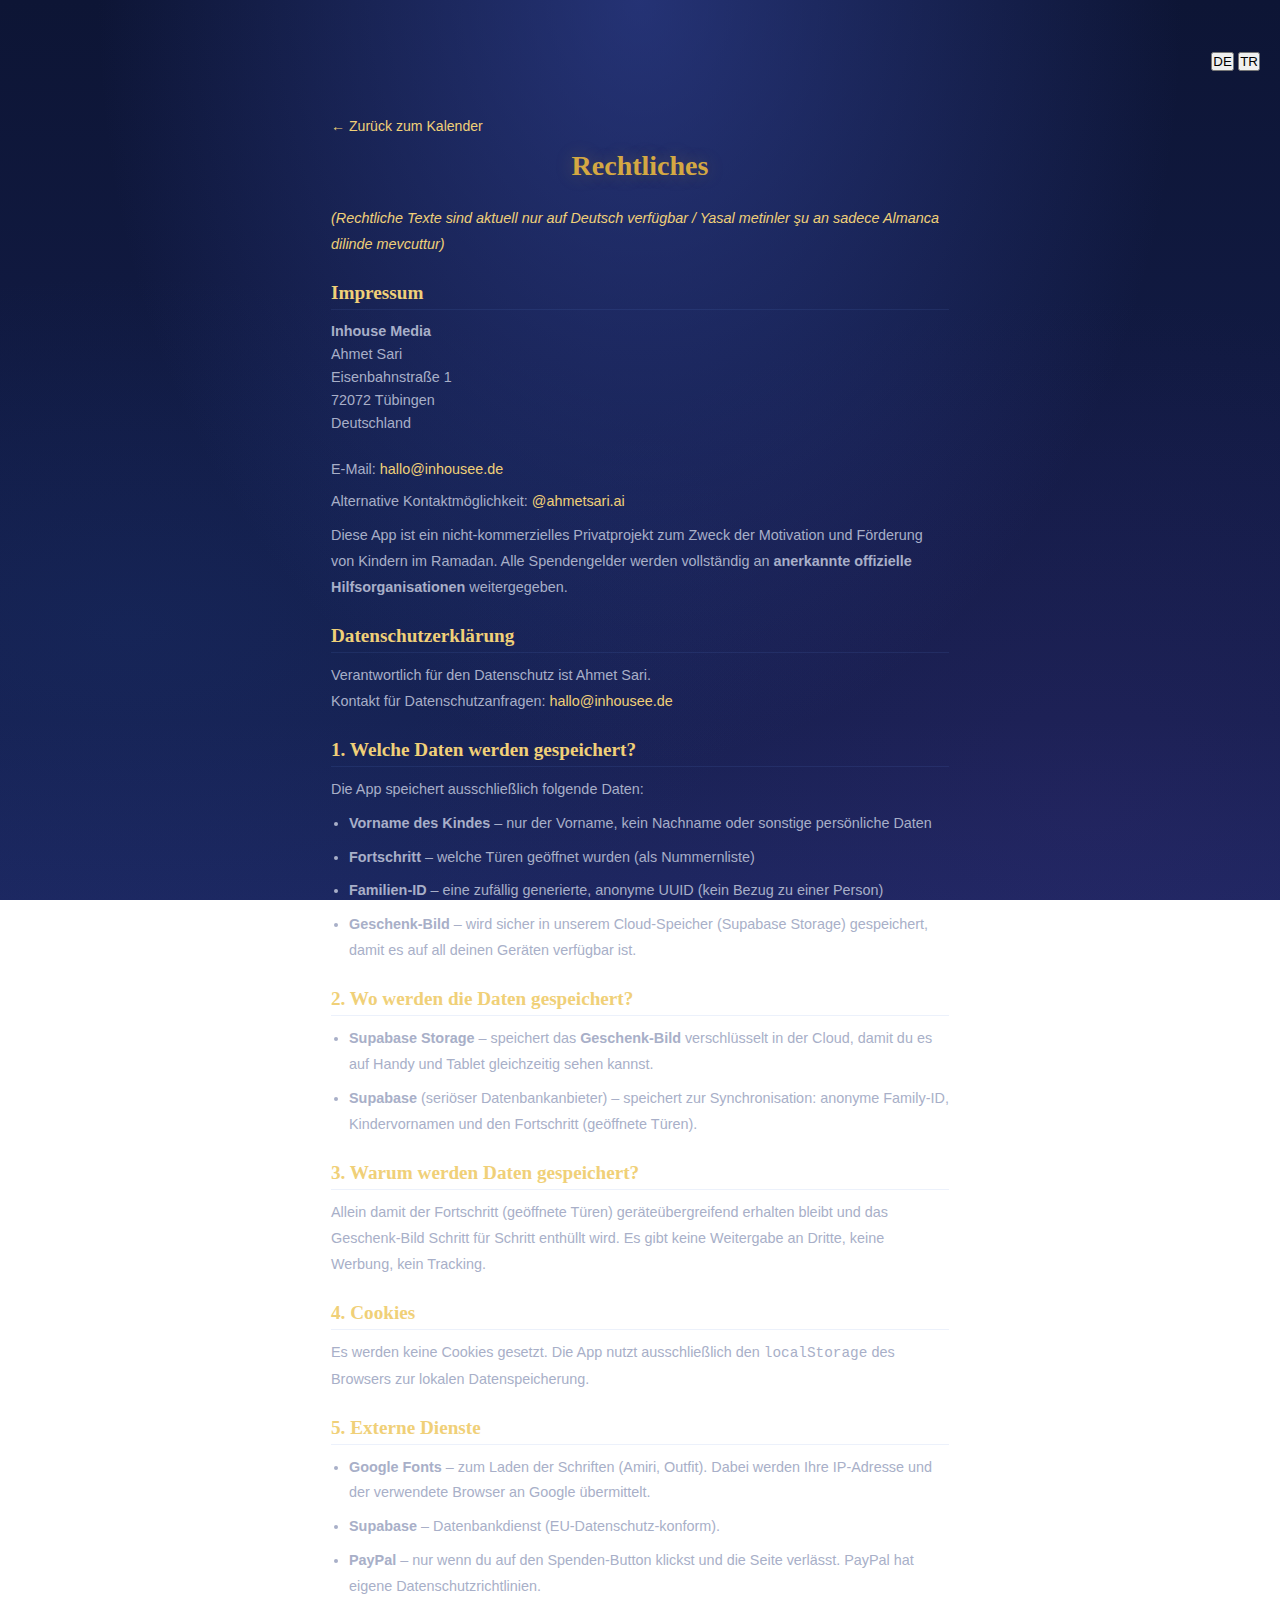
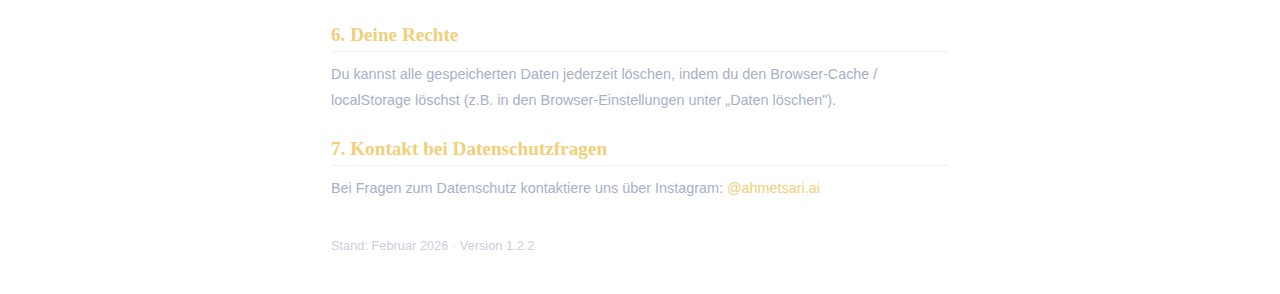
<file: rechtliches.html>
<!DOCTYPE html>
<html lang="de">

<head>
    <meta charset="UTF-8">
    <meta name="viewport" content="width=device-width, initial-scale=1.0, maximum-scale=1.0, user-scalable=no">
    <title>Rechtliches – Ramadan Kalender 2026</title>
    <meta name="description" content="Impressum und Datenschutzerklärung für den Ramadan Kalender 2026.">
    <meta name="robots" content="noindex">
    <link rel="icon"
        href="data:image/svg+xml,<svg xmlns='http://www.w3.org/2000/svg' viewBox='0 0 100 100'><text y='.9em' font-size='90'>🌙</text></svg>">
    <link rel="preconnect" href="https://fonts.googleapis.com">
    <link rel="preconnect" href="https://fonts.gstatic.com" crossorigin>
    <link
        href="https://fonts.googleapis.com/css2?family=Amiri:wght@400;700&family=Outfit:wght@300;400;600;700;800&display=swap"
        rel="stylesheet">
    <link rel="stylesheet" href="styles.css">
</head>

<body>
    <div class="header">
        <div class="header-inner">
            <div class="header-actions" style="justify-content: flex-end; width: 100%;">
                <div class="lang-switch" id="langSwitch">
                    <button class="lang-btn active" data-lang="de">DE</button>
                    <button class="lang-btn" data-lang="tr">TR</button>
                </div>
            </div>
        </div>
    </div>
    <div class="legal-page">
        <a href="index.html" class="legal-back" data-i18n="back_to_calendar">← Zurück zum Kalender</a>

        <h1 data-i18n="footer_legal">📜 Rechtliches</h1>
        <p style="font-size: 0.9rem; color: var(--gold-light); margin-bottom: 20px;"><em>(Rechtliche Texte sind aktuell
                nur auf Deutsch verfügbar / Yasal metinler şu an sadece Almanca dilinde mevcuttur)</em></p>

        <h2>Impressum</h2>
        <p style="line-height: 1.6;">
            <strong>Inhouse Media</strong><br>
            Ahmet Sari<br>
            Eisenbahnstraße 1<br>
            72072 Tübingen<br>
            Deutschland<br>
            <br>
            E-Mail: <a href="mailto:hallo@inhousee.de">hallo@inhousee.de</a>
        </p>
        <p>
            Alternative Kontaktmöglichkeit: <a href="https://www.instagram.com/ahmetsari.ai" target="_blank"
                rel="noopener">@ahmetsari.ai</a>
        </p>
        <p>
            Diese App ist ein nicht-kommerzielles Privatprojekt zum Zweck der
            Motivation und Förderung von Kindern im Ramadan. Alle Spendengelder
            werden vollständig an <strong>anerkannte offizielle Hilfsorganisationen</strong> weitergegeben.
        </p>

        <h2>Datenschutzerklärung</h2>

        <p style="margin-bottom: 20px;">
            Verantwortlich für den Datenschutz ist Ahmet Sari. <br>
            Kontakt für Datenschutzanfragen: <a href="mailto:hallo@inhousee.de">hallo@inhousee.de</a>
        </p>

        <h2>1. Welche Daten werden gespeichert?</h2>
        <p>Die App speichert ausschließlich folgende Daten:</p>
        <ul>
            <li><strong>Vorname des Kindes</strong> – nur der Vorname, kein Nachname oder sonstige persönliche Daten
            </li>
            <li><strong>Fortschritt</strong> – welche Türen geöffnet wurden (als Nummernliste)</li>
            <li><strong>Familien-ID</strong> – eine zufällig generierte, anonyme UUID (kein Bezug zu einer Person)</li>
            <li><strong>Geschenk-Bild</strong> – wird sicher in unserem Cloud-Speicher (Supabase Storage) gespeichert,
                damit es auf all deinen Geräten verfügbar ist.</li>
        </ul>

        <h2>2. Wo werden die Daten gespeichert?</h2>
        <ul>
            <li><strong>Supabase Storage</strong> – speichert das <strong>Geschenk-Bild</strong> verschlüsselt in der
                Cloud, damit du es auf Handy und Tablet gleichzeitig sehen kannst.</li>
            <li><strong>Supabase</strong> (seriöser Datenbankanbieter) – speichert zur Synchronisation:
                anonyme Family-ID, Kindervornamen und den Fortschritt (geöffnete Türen).</li>
        </ul>

        <h2>3. Warum werden Daten gespeichert?</h2>
        <p>
            Allein damit der Fortschritt (geöffnete Türen) geräteübergreifend
            erhalten bleibt und das Geschenk-Bild Schritt für Schritt enthüllt wird.
            Es gibt keine Weitergabe an Dritte, keine Werbung, kein Tracking.
        </p>

        <h2>4. Cookies</h2>
        <p>
            Es werden keine Cookies gesetzt. Die App nutzt ausschließlich den
            <code>localStorage</code> des Browsers zur lokalen Datenspeicherung.
        </p>

        <h2>5. Externe Dienste</h2>
        <ul>
            <li><strong>Google Fonts</strong> – zum Laden der Schriften (Amiri, Outfit). Dabei werden Ihre IP-Adresse
                und der verwendete Browser an Google übermittelt.</li>
            <li><strong>Supabase</strong> – Datenbankdienst (EU-Datenschutz-konform).</li>
            <li><strong>PayPal</strong> – nur wenn du auf den Spenden-Button klickst und die Seite verlässt. PayPal hat
                eigene Datenschutzrichtlinien.</li>
        </ul>

        <h2>6. Deine Rechte</h2>
        <p>
            Du kannst alle gespeicherten Daten jederzeit löschen, indem du
            den Browser-Cache / localStorage löschst (z.B. in den Browser-Einstellungen unter „Daten löschen").
        </p>

        <h2>7. Kontakt bei Datenschutzfragen</h2>
        <p>
            Bei Fragen zum Datenschutz kontaktiere uns über Instagram:
            <a href="https://www.instagram.com/ahmetsari.ai" target="_blank" rel="noopener">@ahmetsari.ai</a>
        </p>

        <p style="margin-top: 32px; font-size: 0.8rem; color: var(--text-secondary); opacity: 0.6;">
            Stand: Februar 2026 · Version 1.2.2
        </p>
    </div>
    <script src="https://cdn.jsdelivr.net/npm/@supabase/supabase-js@2"></script>
    <script src="script.js?v=1.2.2"></script>
</body>

</html>
</file>
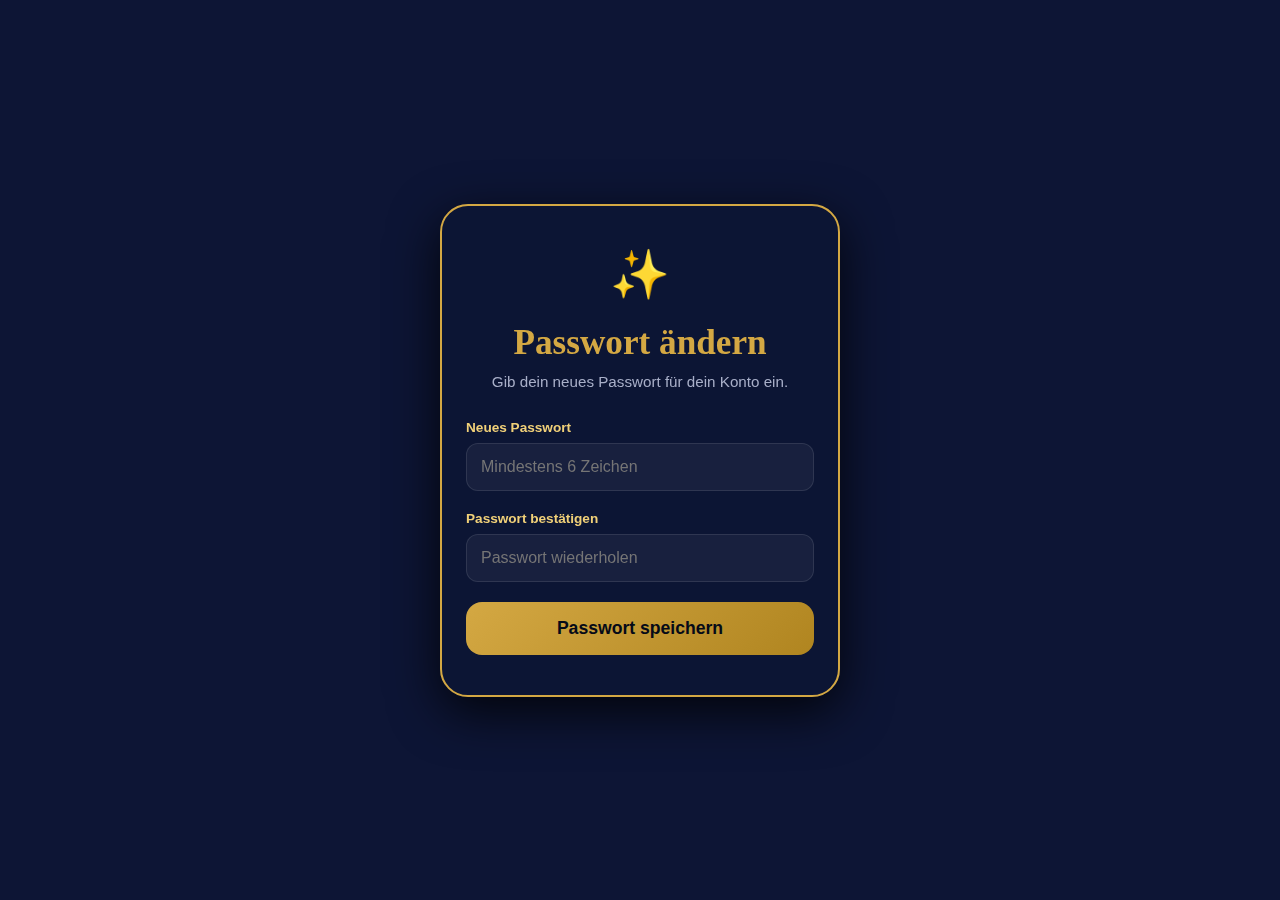
<file: reset-password.html>
<!DOCTYPE html>
<html lang="de">

<head>
    <meta charset="UTF-8">
    <meta name="viewport" content="width=device-width, initial-scale=1.0, maximum-scale=1.0, user-scalable=no">
    <title>Passwort zurücksetzen | Ramadan Kalender 2026</title>

    <link
        href="https://fonts.googleapis.com/css2?family=Amiri:wght@400;700&family=Outfit:wght@300;400;600;700;800&display=swap"
        rel="stylesheet">
    <link rel="stylesheet" href="styles.css?v=1.0.9">
    <script src="https://unpkg.com/@supabase/supabase-js@2"></script>

    <style>
        body {
            margin: 0;
            background: #0d1535;
            font-family: 'Outfit', sans-serif;
            color: #fff;
        }

        .login-container {
            min-height: 100vh;
            display: flex;
            align-items: center;
            justify-content: center;
            padding: 20px;
        }

        .login-card {
            background: rgba(13, 21, 53, 0.95);
            backdrop-filter: blur(20px);
            border: 2px solid #d4a843;
            border-radius: 28px;
            padding: 40px 24px;
            width: 100%;
            max-width: 400px;
            box-shadow: 0 15px 50px rgba(0, 0, 0, 0.8);
            text-align: center;
        }

        h1 {
            color: #d4a843;
            font-family: 'Amiri', serif;
            font-size: 2.2rem;
            margin: 0 0 10px 0;
        }

        p {
            color: #a8afc8;
            margin-bottom: 30px;
            font-size: 0.95rem;
        }

        .input-group {
            margin-bottom: 20px;
            text-align: left;
        }

        label {
            display: block;
            color: #f0d078;
            font-size: 0.85rem;
            margin-bottom: 8px;
            font-weight: 600;
        }

        input {
            width: 100%;
            padding: 14px;
            border-radius: 12px;
            border: 1px solid rgba(255, 255, 255, 0.1);
            background: rgba(255, 255, 255, 0.05);
            color: #fff;
            font-size: 1rem;
            box-sizing: border-box;
        }

        .auth-btn {
            width: 100%;
            padding: 16px;
            border-radius: 16px;
            border: none;
            background: linear-gradient(135deg, #d4a843, #b08520);
            color: #050a18;
            font-weight: 800;
            font-size: 1.1rem;
            cursor: pointer;
        }

        .auth-btn:disabled {
            opacity: 0.5;
            cursor: not-allowed;
        }

        .error-msg {
            color: #ff6b6b;
            font-size: 0.9rem;
            margin-top: 15px;
            display: none;
            background: rgba(255, 60, 60, 0.1);
            padding: 10px;
            border-radius: 10px;
        }

        .success-msg {
            color: #6bff6b;
            font-size: 0.9rem;
            margin-top: 15px;
            display: none;
            background: rgba(60, 255, 60, 0.1);
            padding: 10px;
            border-radius: 10px;
        }
    </style>
</head>

<body>

    <div class="login-container">
        <div class="login-card">
            <div style="font-size: 3rem; margin-bottom: 20px;">✨</div>
            <h1>Passwort ändern</h1>
            <p>Gib dein neues Passwort für dein Konto ein.</p>

            <form id="resetForm" onsubmit="event.preventDefault(); window.handleReset();">
                <div class="input-group">
                    <label>Neues Passwort</label>
                    <input type="password" id="newPassword" placeholder="Mindestens 6 Zeichen" minlength="6" required>
                </div>
                <div class="input-group">
                    <label>Passwort bestätigen</label>
                    <input type="password" id="confirmPassword" placeholder="Passwort wiederholen" minlength="6"
                        required>
                </div>

                <button type="submit" class="auth-btn" id="submitBtn">Passwort speichern</button>
                <div id="errorMsg" class="error-msg"></div>
                <div id="successMsg" class="success-msg"></div>
            </form>
        </div>
    </div>

    <script>
        // Supabase Initialization
        (function () {
            try {
                const URL = 'https://thscbzyzblpqwbskymbg.supabase.co';
                const KEY = 'sb_publishable_w4wZcJW_TOnzxlgr-kMr5Q_aCu8OxTz';
                window.sb = window.supabase.createClient(URL, KEY);
                console.log("Supabase bereit");
            } catch (e) {
                console.error("Supabase Error:", e);
            }
        })();

        async function handleReset() {
            const password = document.getElementById('newPassword').value;
            const confirm = document.getElementById('confirmPassword').value;
            const btn = document.getElementById('submitBtn');
            const errBox = document.getElementById('errorMsg');
            const succBox = document.getElementById('successMsg');

            if (password !== confirm) {
                errBox.innerText = "Die Passwörter stimmen nicht überein.";
                errBox.style.display = 'block';
                return;
            }

            btn.disabled = true;
            btn.innerText = 'Wird gespeichert...';
            errBox.style.display = 'none';

            try {
                // Supabase erkennt automatisch das Recovery-Token aus der URL (Hash),
                // wenn updateUser aufgerufen wird und eine Session besteht.
                const { error } = await window.sb.auth.updateUser({ password: password });

                if (error) throw error;

                succBox.innerText = "Passwort erfolgreich geändert! Du wirst zum Login weitergeleitet...";
                succBox.style.display = 'block';

                setTimeout(() => {
                    window.location.href = 'login.html';
                }, 3000);

            } catch (error) {
                console.error("Fehler beim Reset:", error);
                errBox.innerText = error.message;
                errBox.style.display = 'block';
                btn.disabled = false;
                btn.innerText = 'Passwort speichern';
            }
        }
    </script>
</body>

</html>
</file>
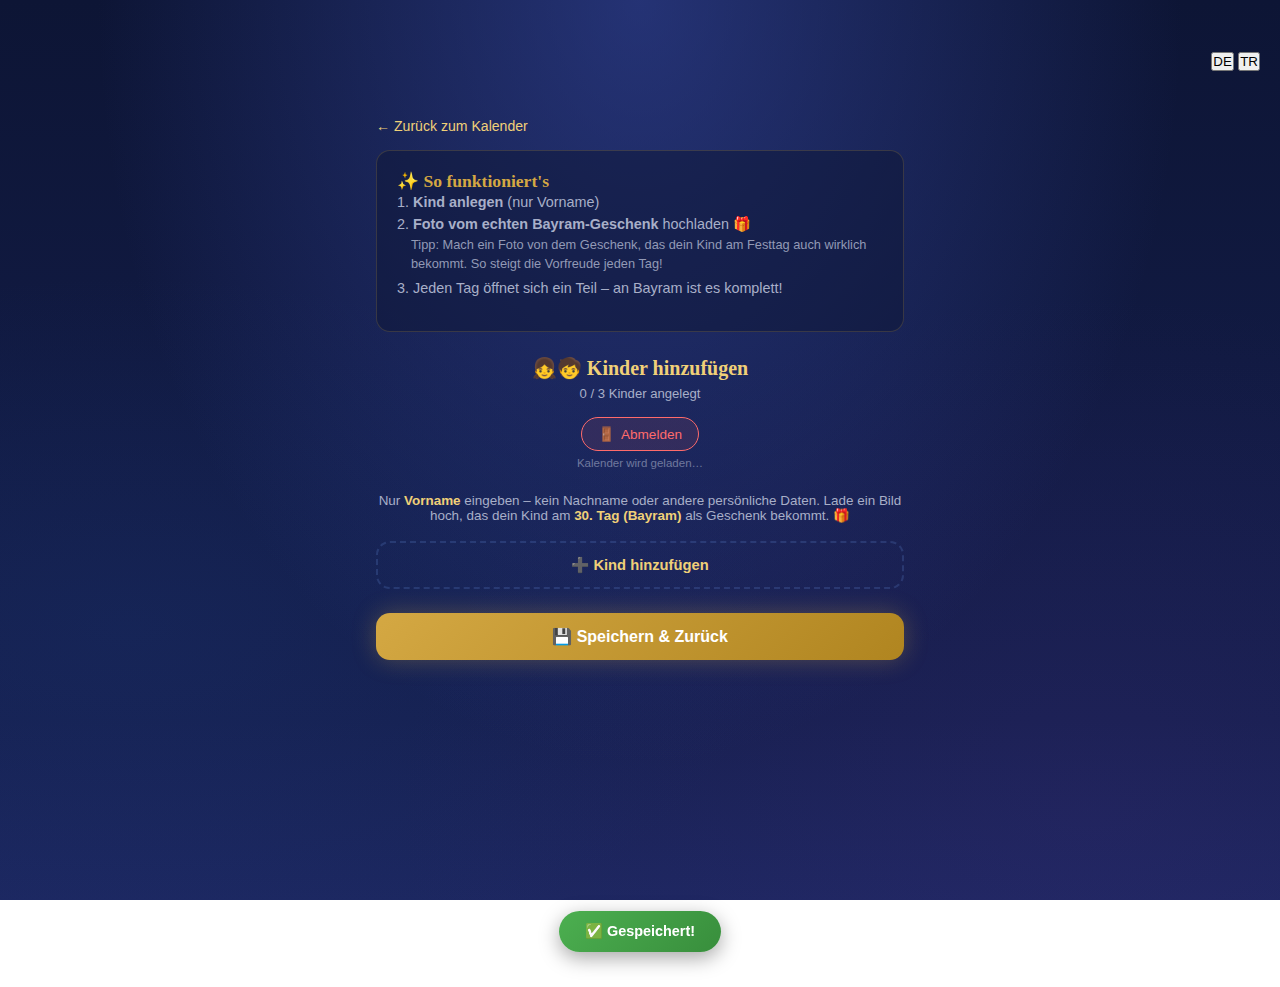
<file: setup.html>
<!DOCTYPE html>
<html lang="de">

<head>
    <meta charset="UTF-8">
    <meta name="viewport" content="width=device-width, initial-scale=1.0, maximum-scale=1.0, user-scalable=no">
    <title>Einstellungen – Ramadan Kalender 2026</title>
    <meta name="description" content="Konfiguriere deinen personalisierten Ramadan-Kalender 2026.">
    <meta name="theme-color" content="#111a42">
    <meta name="robots" content="noindex">
    <link rel="icon"
        href="data:image/svg+xml,<svg xmlns='http://www.w3.org/2000/svg' viewBox='0 0 100 100'><text y='.9em' font-size='90'>🌙</text></svg>">
    <link rel="preconnect" href="https://fonts.googleapis.com">
    <link rel="preconnect" href="https://fonts.gstatic.com" crossorigin>
    <link
        href="https://fonts.googleapis.com/css2?family=Amiri:wght@400;700&family=Outfit:wght@300;400;600;700;800&display=swap"
        rel="stylesheet">
    <link rel="stylesheet" href="styles.css">
</head>

<body>
    <div class="header">
        <div class="header-inner">
            <div class="header-actions" style="justify-content: flex-end; width: 100%;">
                <div class="lang-switch" id="langSwitch">
                    <button class="lang-btn active" data-lang="de">DE</button>
                    <button class="lang-btn" data-lang="tr">TR</button>
                </div>
            </div>
        </div>
    </div>
    <div class="setup-page">
        <a href="index.html" class="setup-back" id="backLink" data-i18n="back_to_calendar">← Zurück zum Kalender</a>

        <div class="setup-intro-card" style="
            background: rgba(13, 21, 53, 0.5);
            border: 1px solid rgba(212, 168, 67, 0.2);
            border-radius: var(--radius-md);
            padding: 20px;
            margin-bottom: 24px;
            text-align: left;
        ">
            <h3 data-i18n="setup_how_it_works"
                style="margin-top:0; color:var(--gold-primary); font-family:var(--font-display); font-size:1.1rem; display:flex; align-items:center; gap:8px;">
                ✨ So funktioniert's
            </h3>
            <p style="margin-bottom: 12px; line-height: 1.5; font-size: 0.9rem; color: var(--text-secondary);">
                <span data-i18n="setup_step1">1. <strong>Kind anlegen</strong> (nur Vorname)</span><br>
                <span data-i18n="setup_step2">2. <strong>Foto vom echten Bayram-Geschenk</strong> hochladen
                    🎁</span><br>
                <span style="display:block; margin-left:14px; font-size:0.8rem; opacity:0.85; margin-bottom:4px;"
                    data-i18n="setup_hint">
                    Tipp: Mach ein Foto von dem Geschenk, das dein Kind am Festtag auch wirklich bekommt. So steigt die
                    Vorfreude jeden Tag!
                </span>
                <span data-i18n="setup_step3">3. Jeden Tag öffnet sich ein Teil – an Bayram ist es komplett!</span>
            </p>
        </div>

        <!-- Children Section -->
        <div class="children-section">
            <h2 data-i18n="setup_add_children">👧🧒 Kinder hinzufügen</h2>
            <p class="children-count" id="childrenCount" data-i18n="setup_count">0 / 5 Kinder angelegt</p>

            <!-- Logout Section -->
            <div style="text-align:center; margin-bottom: 24px;">
                <button id="logoutBtn" type="button" style="
                    background: rgba(255, 100, 100, 0.1);
                    border: 1px solid #ff6b6b;
                    color: #ff6b6b;
                    padding: 8px 16px;
                    border-radius: 20px;
                    font-size: 0.85rem;
                    cursor: pointer;
                    display: inline-flex;
                    align-items: center;
                    gap: 6px;
                ">
                    🚪 <span data-i18n="nav_logout">Abmelden</span>
                </button>
                <p id="userEmailInfo" data-i18n="loading"
                    style="font-size: 0.72rem; color: var(--text-secondary); margin-top: 6px; opacity: 0.6; font-weight: 300;">
                    ...
                </p>
            </div>

            <p style="text-align:center; color: var(--text-secondary); font-size: 0.84rem; margin-bottom: 18px;"
                data-i18n="setup_info_text">
                Nur <strong style="color:var(--gold-light)">Vorname</strong> eingeben – kein Nachname oder andere
                persönliche Daten.
                Lade ein Bild hoch, das dein Kind am <strong style="color:var(--gold-light)">30. Tag (Bayram)</strong>
                als Geschenk bekommt. 🎁
            </p>
            <div id="childrenList"></div>
            <button class="btn-add-child" id="addChildBtn" type="button" data-i18n="setup_add_btn">
                ➕ Kind hinzufügen
            </button>
        </div>

        <button class="btn-save" id="saveBtn" type="button" data-i18n="setup_save_btn">
            💾 Speichern & Zurück
        </button>
    </div>

    <!-- Toast -->
    <div class="toast" id="toast">✅ Gespeichert!</div>

    <script src="https://cdn.jsdelivr.net/npm/@supabase/supabase-js@2"></script>
    <script>
        // Set configuration before loading script.js
        window.MAX_CHILDREN = 3;
        window.MAX_NAME_LENGTH = 30;
    </script>
    <script src="script.js?v=1.2.2"></script>
    <script>
        /* ======================================
           SETUP PAGE LOGIC
           ====================================== */

        // Use global variables from script.js (window.supabaseClient)
        let children = [];
        let childCount = 0;

        // AUTH CHECK & INIT
        async function init() {
            const client = window.supabaseClient;
            if (!client) {
                console.warn('[Setup] supabaseClient not ready, retrying...');
                setTimeout(init, 500);
                return;
            }

            const { data: { session }, error } = await client.auth.getSession();
            if (error || !session) {
                console.log('[Auth] No session, redirecting to login');
                window.location.href = 'login.html';
                return;
            }
            window.familyId = session.user.id;
            const userEmail = session.user.email;
            const emailInfo = document.getElementById('userEmailInfo');
            if (emailInfo && userEmail) {
                emailInfo.dataset.i18n = 'setup_registered';
                emailInfo.dataset.i18nData = JSON.stringify({ email: userEmail });
            }
            console.log('[Setup] Init successful for:', window.familyId);

            await loadData();
            if (typeof updateUI === 'function') updateUI();
        }

        // init(); // Removed from global scope

        // sanitize function is provided by script.js

        // ========== INIT EVENT LISTENERS ==========
        document.addEventListener('DOMContentLoaded', async () => {
            await init(); // Wait for init and loadData
            if (typeof updateUI === 'function') updateUI(); // Re-translate after dynamic load

            document.getElementById('addChildBtn').addEventListener('click', () => {
                addChild();
                if (typeof updateUI === 'function') updateUI();
            });
            document.getElementById('saveBtn').addEventListener('click', saveData);

            const logout = document.getElementById('logoutBtn');
            if (logout) {
                logout.addEventListener('click', handleLogout);
            }
        });

        async function handleLogout() {
            if (confirm('Möchtest du dich wirklich abmelden?')) {
                const client = window.supabaseClient;
                if (client) await client.auth.signOut();
                window.location.href = 'login.html';
            }
        }

        // ========== COPY LINK ==========
        function copyFamilyLink() {
            const fId = window.familyId;
            if (!fId) {
                showToast('Erst speichern, dann Link kopieren!', true);
                return;
            }

            const url = `${window.location.origin}${window.location.pathname.replace('setup.html', 'index.html')}?family=${fId}`;

            navigator.clipboard.writeText(url).then(() => {
                showToast('🔗 Link kopiert!');
            }).catch(() => {
                showToast('Konnte Link nicht kopieren', true);
            });
        }

        // ========== LOAD DATA ==========
        async function loadData() {
            const client = window.supabaseClient;
            const fId = window.familyId;

            // 1. Try Supabase
            if (client && fId) {
                try {
                    const { data, error } = await client
                        .from('families')
                        .select('*')
                        .eq('family_id', fId)
                        .single();

                    if (!error && data && data.children) {
                        console.log('[Setup] Data loaded from Supabase');
                        const list = document.getElementById('childrenList');
                        list.innerHTML = '';
                        childCount = 0;

                        data.children.forEach(child => {
                            addChild(child.name, child.imageData);
                        });
                        return;
                    } else if (error && error.code !== 'PGRST116') {
                        console.error('[Setup] Supabase load error:', error);
                    }
                } catch (e) { console.error('[Setup] Exception in loadData:', e); }
            }

            // 2. Fallback to localStorage (Migration)
            const stored = localStorage.getItem('ramadan_children');
            let localChildren = [];
            try {
                localChildren = JSON.parse(stored || '[]') || [];
            } catch (e) { }

            const list = document.getElementById('childrenList');
            list.innerHTML = '';
            childCount = 0;

            if (localChildren.length > 0) {
                localChildren.slice(0, MAX_CHILDREN).forEach(child => {
                    addChild(child.name, child.imageData);
                });
            } else {
                addChild();
            }
        }

        // ========== ADD CHILD ==========
        function addChild(existingName, existingImage) {
            const currentCards = document.querySelectorAll('.child-card').length;
            if (currentCards >= MAX_CHILDREN) {
                showToast(t('setup_max_reached', { max: MAX_CHILDREN }), true);
                return;
            }

            childCount++;
            const list = document.getElementById('childrenList');
            const idx = childCount;

            const card = document.createElement('div');
            card.className = 'child-card';
            card.id = `child-card-${idx}`;

            const safeName = typeof existingName === 'string' ? existingName.replace(/"/g, '&quot;') : '';

            card.innerHTML = `
                <div class="child-card-header">
                    <span class="child-card-title" data-i18n="child_label" data-i18n-data='{"idx":${idx}}'>${t('child_label', { idx: idx })}</span>
                    <button class="child-remove-btn" type="button" aria-label="${t('child_label', { idx: idx })} entfernen">✕</button>
                </div>
                <div class="form-group">
                    <label class="form-label" for="childName${idx}" data-i18n="child_name_label">${t('child_name_label')}</label>
                    <input type="text" class="form-input child-name-input" id="childName${idx}"
                        placeholder="${t('child_name_placeholder')}"
                        data-i18n-placeholder="child_name_placeholder"
                        value="${safeName}"
                        maxlength="${MAX_NAME_LENGTH}"
                        autocomplete="off"
                        autocorrect="off"
                        spellcheck="false">
                </div>
                <div class="form-group">
                    <label class="form-label" data-i18n="child_img_label">${t('child_img_label')}</label>
                    <div class="file-upload" id="fileUpload${idx}">
                        <input type="file" accept="image/jpeg,image/png,image/webp,image/gif" onchange="handleImageUpload(event, ${idx})" aria-label="Bild hochladen">
                        <div class="file-upload-icon" id="uploadIcon${idx}">📷</div>
                        <div class="file-upload-text" id="uploadText${idx}" data-i18n="child_img_upload_text">${t('child_img_upload_text')}</div>
                        <img class="file-upload-preview" id="preview${idx}" alt="Vorschau">
                    </div>
                    <div class="file-upload-actions" id="fileActions${idx}">
                        <button class="file-action-btn file-action-change" onclick="triggerFileInput(${idx})" type="button" data-i18n="child_img_change">${t('child_img_change')}</button>
                        <button class="file-action-btn file-action-remove" onclick="removeImage(${idx})" type="button" data-i18n="child_img_remove">${t('child_img_remove')}</button>
                    </div>
                </div>
            `;

            list.appendChild(card);

            // Add Event Listener to Remove Button
            const removeBtn = card.querySelector('.child-remove-btn');
            if (removeBtn) {
                removeBtn.addEventListener('click', () => {
                    console.log('Remove button clicked for card:', card.id);
                    removeChild(card);
                });
            }

            // Load existing image
            if (existingImage) {
                const preview = document.getElementById(`preview${idx}`);
                const actions = document.getElementById(`fileActions${idx}`);
                const icon = document.getElementById(`uploadIcon${idx}`);
                const text = document.getElementById(`uploadText${idx}`);
                preview.src = existingImage;
                preview.style.display = 'block';
                if (actions) actions.style.display = 'flex';
                if (icon) icon.style.display = 'none';
                if (text) text.style.display = 'none';
                card.dataset.imageData = existingImage;
            }

            updateChildrenCount();
            updateAddButton();
        }

        // ========== REMOVE CHILD ==========
        function removeChild(cardOrIdx) {
            let card;
            if (typeof cardOrIdx === 'object') {
                card = cardOrIdx;
            } else {
                card = document.getElementById(`child-card-${cardOrIdx}`);
            }

            if (card) {
                card.style.animation = 'slideIn 0.3s ease reverse';
                setTimeout(() => {
                    card.remove();
                    relabelChildren();
                    updateChildrenCount();
                    updateAddButton();
                }, 280);
            }
        }

        function relabelChildren() {
            const cards = document.querySelectorAll('.child-card');
            cards.forEach((card, index) => {
                const title = card.querySelector('.child-card-title');
                if (title) title.textContent = t('child_label', { idx: index + 1 });
            });
            // Don't reset childCount global, just use it for unique IDs if needed,
            // but relabel the UI for the user.
        }

        // ========== IMAGE UPLOAD & COMPRESSION ==========
        async function handleImageUpload(event, idx) {
            const file = event.target.files[0];
            if (!file) return;

            // Validate file type
            const allowed = ['image/jpeg', 'image/png', 'image/webp'];
            if (!allowed.includes(file.type)) {
                showToast('Nur JPG, PNG oder WebP erlaubt!', true);
                return;
            }

            showToast('📸 Bild wird optimiert...');

            try {
                const compressedBase64 = await compressImage(file);

                const preview = document.getElementById(`preview${idx}`);
                const actions = document.getElementById(`fileActions${idx}`);
                const icon = document.getElementById(`uploadIcon${idx}`);
                const text = document.getElementById(`uploadText${idx}`);

                preview.src = compressedBase64;
                preview.style.display = 'block';
                if (actions) actions.style.display = 'flex';
                if (icon) icon.style.display = 'none';
                if (text) text.style.display = 'none';

                const card = document.getElementById(`child-card-${idx}`);
                // We store the Base64 for now, and upload it only when "Save" is clicked
                if (card) card.dataset.imageData = compressedBase64;

                showToast('✅ Bild bereit!');
            } catch (err) {
                console.error('[Upload] Compression failed:', err);
                showToast('Fehler beim Verarbeiten des Bildes.', true);
            }
        }

        /**
         * Resizes and compresses an image file using Canvas
         */
        function compressImage(file) {
            return new Promise((resolve, reject) => {
                const reader = new FileReader();
                reader.onload = (e) => {
                    const img = new Image();
                    img.onload = () => {
                        const canvas = document.createElement('canvas');
                        let width = img.width;
                        let height = img.height;

                        // Max width/height 1200px
                        const MAX_SIZE = 1200;
                        if (width > height) {
                            if (width > MAX_SIZE) {
                                height *= MAX_SIZE / width;
                                width = MAX_SIZE;
                            }
                        } else {
                            if (height > MAX_SIZE) {
                                width *= MAX_SIZE / height;
                                height = MAX_SIZE;
                            }
                        }

                        canvas.width = width;
                        canvas.height = height;
                        const ctx = canvas.getContext('2d');
                        ctx.drawImage(img, 0, 0, width, height);

                        // Export as JPEG with 0.8 quality
                        const base64 = canvas.toDataURL('image/jpeg', 0.8);
                        resolve(base64);
                    };
                    img.onerror = reject;
                    img.src = e.target.result;
                };
                reader.onerror = reject;
                reader.readAsDataURL(file);
            });
        }

        function triggerFileInput(idx) {
            const upload = document.getElementById(`fileUpload${idx}`);
            if (upload) {
                const input = upload.querySelector('input[type="file"]');
                if (input) input.click();
            }
        }

        function removeImage(idx) {
            const preview = document.getElementById(`preview${idx}`);
            const actions = document.getElementById(`fileActions${idx}`);
            const icon = document.getElementById(`uploadIcon${idx}`);
            const text = document.getElementById(`uploadText${idx}`);
            const card = document.getElementById(`child-card-${idx}`);

            if (preview) { preview.src = ''; preview.style.display = 'none'; }
            if (actions) actions.style.display = 'none';
            if (icon) icon.style.display = 'block';
            if (text) text.style.display = 'block';
            if (card) delete card.dataset.imageData;
        }

        // ========== UPDATE UI ==========
        function updateChildrenCount() {
            const count = document.querySelectorAll('.child-card').length;
            const el = document.getElementById('childrenCount');
            if (el) el.textContent = t('setup_count', { count: count, max: MAX_CHILDREN });
        }

        function updateAddButton() {
            const count = document.querySelectorAll('.child-card').length;
            const btn = document.getElementById('addChildBtn');
            if (btn) {
                btn.disabled = count >= MAX_CHILDREN;
                btn.textContent = count >= MAX_CHILDREN
                    ? t('setup_max_reached', { max: MAX_CHILDREN })
                    : t('setup_add_btn');
            }
        }

        // Helper to convert Base64 to Blob
        function dataURLtoBlob(dataurl) {
            var arr = dataurl.split(','), mime = arr[0].match(/:(.*?);/)[1],
                bstr = atob(arr[1]), n = bstr.length, u8arr = new Uint8Array(n);
            while (n--) { u8arr[n] = bstr.charCodeAt(n); }
            return new Blob([u8arr], { type: mime });
        }

        // ========== SAVE ==========
        async function saveData() {
            const client = window.supabaseClient;
            const fId = window.familyId;

            const cards = document.querySelectorAll('.child-card');
            const saveBtn = document.getElementById('saveBtn');
            const originalBtnText = saveBtn.textContent;

            saveBtn.disabled = true;
            saveBtn.textContent = '⏳ Speichere Bilder...';

            const children = [];

            try {
                for (const card of cards) {
                    const nameInput = card.querySelector('.child-name-input');
                    const rawName = nameInput ? nameInput.value : '';
                    const name = typeof sanitize === 'function' ? sanitize(rawName) : rawName.trim();
                    let imageData = card.dataset.imageData || '';

                    if (!name) continue;

                    // If it's a NEW image (Base64), upload it to Supabase Storage
                    if (imageData.startsWith('data:image')) {
                        const fileName = `${fId}/${Date.now()}_${name.toLowerCase().replace(/\s/g, '_')}.jpg`;
                        const blob = dataURLtoBlob(imageData);

                        const { data: uploadData, error: uploadError } = await client
                            .storage
                            .from('child-images')
                            .upload(fileName, blob, {
                                upsert: true,
                                contentType: 'image/jpeg'
                            });

                        if (uploadError) {
                            console.error('[Storage] Upload error:', uploadError);
                            throw new Error(`Upload fehlgeschlagen für ${name}: ${uploadError.message}`);
                        }

                        // Get Public URL
                        const { data: publicUrlData } = client
                            .storage
                            .from('child-images')
                            .getPublicUrl(fileName);

                        imageData = publicUrlData.publicUrl;
                    }

                    children.push({ name, imageData });
                }

                if (children.length === 0) {
                    showToast('Bitte mindestens ein Kind anlegen!', true);
                    saveBtn.disabled = false;
                    saveBtn.textContent = originalBtnText;
                    return;
                }

                // Save to localStorage (Local Cache)
                localStorage.setItem('ramadan_children', JSON.stringify(children));

                // Save to Supabase (Secure Cloud Backup)
                if (client && fId) {
                    const { error: sbError } = await client.from('families').upsert({
                        family_id: fId,
                        children: children, // Now contains URLs instead of Base64
                        updated_at: new Date().toISOString()
                    }, { onConflict: 'family_id' });

                    if (sbError) throw sbError;
                }

                showToast('✅ Alles gespeichert!');
                setTimeout(() => {
                    window.location.href = 'index.html';
                }, 1200);

            } catch (err) {
                console.error('[Setup] Save failed:', err);
                showToast(err.message || 'Speichern fehlgeschlagen.', true);
                saveBtn.disabled = false;
                saveBtn.textContent = originalBtnText;
            }
        }

        // ========== TOAST ==========
        function showToast(msg, isError = false) {
            const toast = document.getElementById('toast');
            if (!toast) return;
            toast.textContent = msg;
            toast.className = 'toast' + (isError ? ' error' : '');
            toast.classList.add('show');
            setTimeout(() => toast.classList.remove('show'), 2800);
        }
    </script>
</body>

</html>
</file>
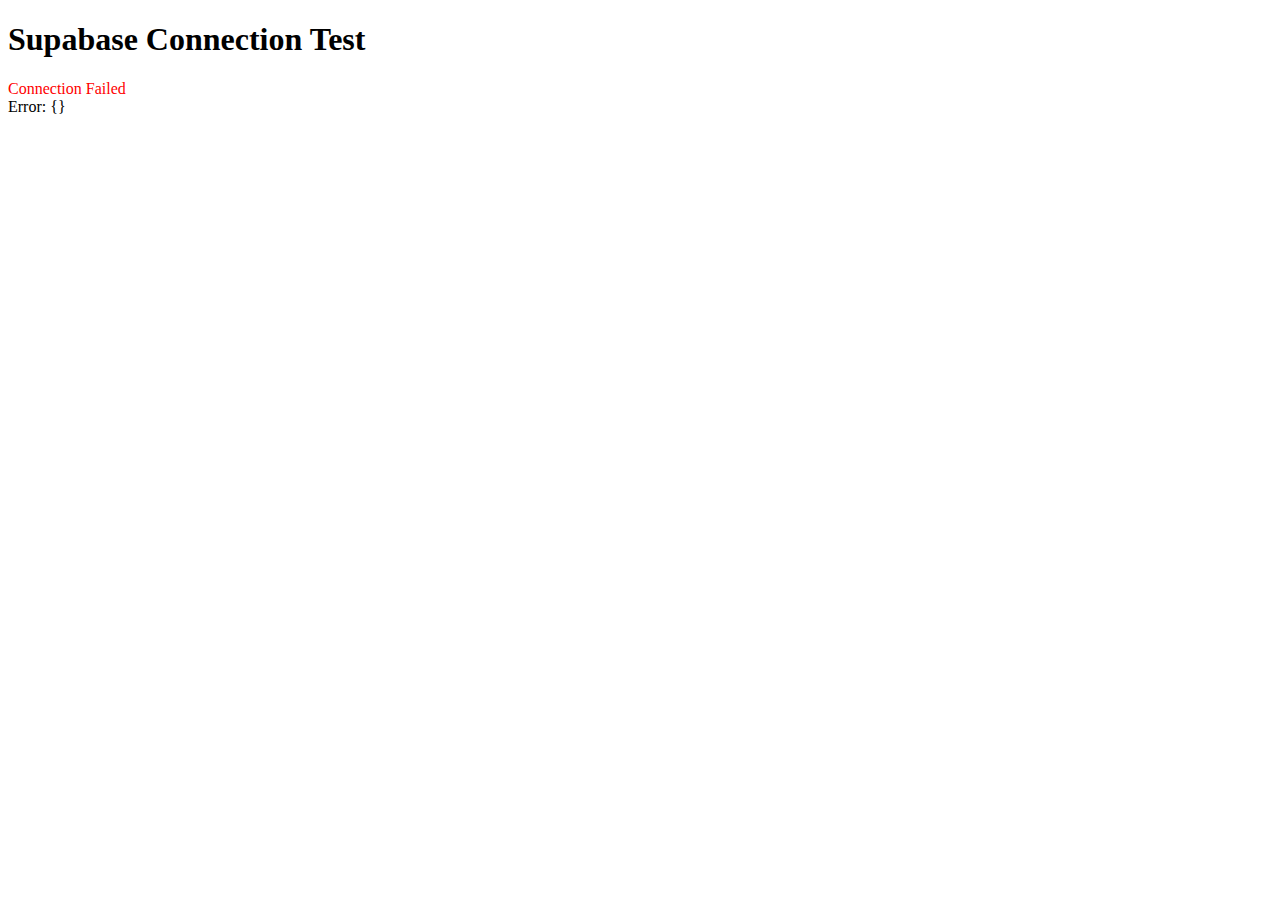
<file: test_conn.html>
<!DOCTYPE html>
<html lang="en">
<head>
    <meta charset="UTF-8">
    <title>Supabase Connection Test</title>
    <script src="https://cdn.jsdelivr.net/npm/@supabase/supabase-js@2"></script>
</head>
<body>
    <h1>Supabase Connection Test</h1>
    <div id="status">Testing...</div>
    <div id="output"></div>

    <script>
        const SUPABASE_URL = 'https://thscbzyzblpqwbskymbg.supabase.co';
        const SUPABASE_KEY = 'sb_publishable_w4wZcJW_TOnzxlgr-kMr5Q_aCu8OxTz';

        async function testConnection() {
            const statusDiv = document.getElementById('status');
            const outputDiv = document.getElementById('output');

            try {
                const client = supabase.createClient(SUPABASE_URL, SUPABASE_KEY);
                
                // Try a simple query - just check if we can connect, maybe list tables or count something
                // Since we don't know the schema for sure, let's try to query 'completed_days' which is in script.js
                const { data, error } = await client.from('completed_days').select('count', { count: 'exact', head: true });

                if (error) {
                    throw error;
                }

                statusDiv.textContent = 'Success! Connected to Supabase.';
                statusDiv.style.color = 'green';
                outputDiv.textContent = 'Connection verified.';
                
            } catch (err) {
                console.error(err);
                statusDiv.textContent = 'Connection Failed';
                statusDiv.style.color = 'red';
                outputDiv.textContent = 'Error: ' + JSON.stringify(err, null, 2);
            }
        }

        testConnection();
    </script>
</body>
</html>
</file>
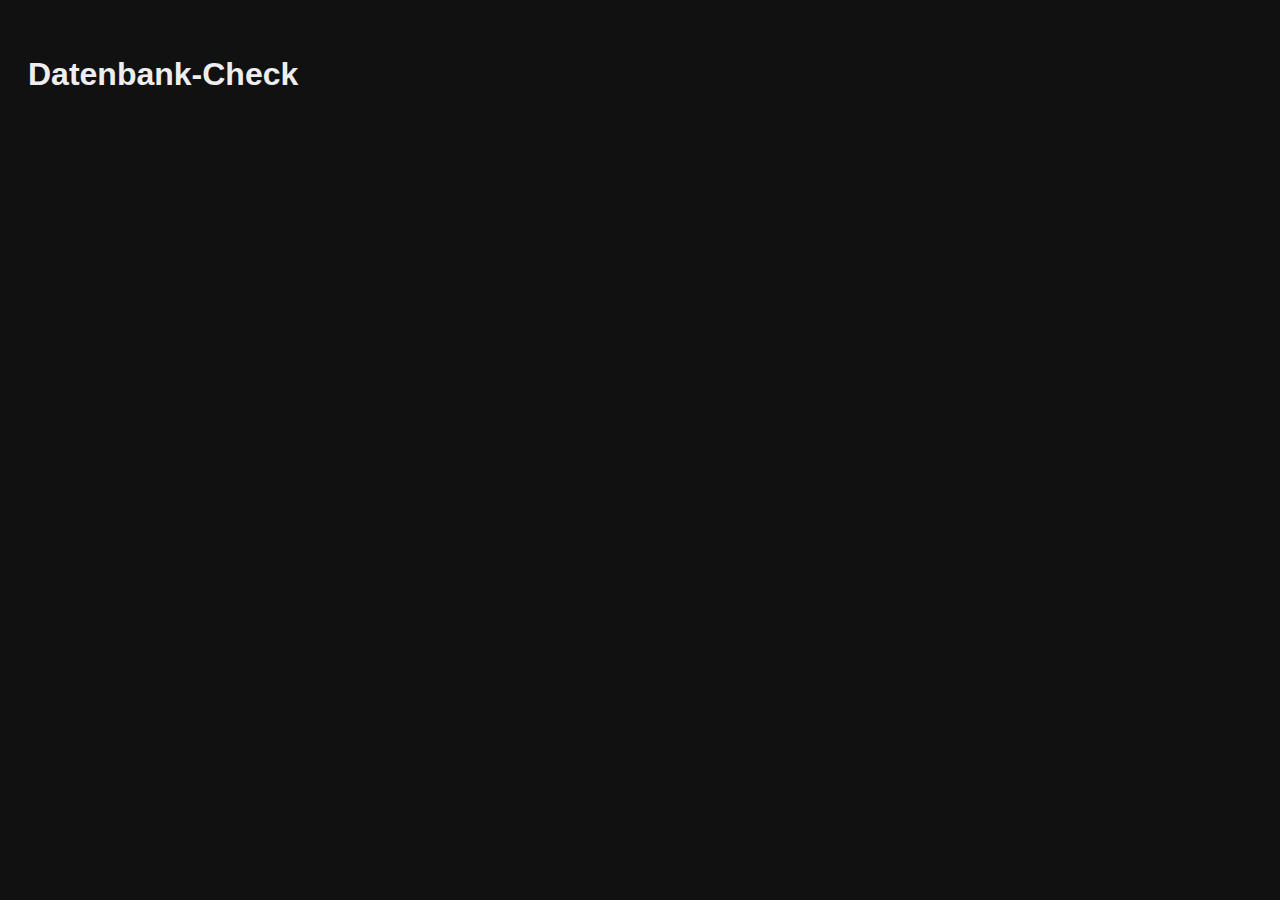
<file: verify_tables.html>
<!DOCTYPE html>
<html lang="de">

<head>
    <meta charset="UTF-8">
    <title>Supabase Tabellen-Check</title>
    <style>
        body {
            font-family: sans-serif;
            background: #111;
            color: #eee;
            padding: 20px;
            line-height: 1.6;
        }

        .status {
            padding: 15px;
            border-radius: 8px;
            margin-bottom: 10px;
            border: 1px solid #333;
        }

        .success {
            background: #1b5e20;
            border-color: #2e7d32;
            color: #fff;
        }

        .error {
            background: #b71c1c;
            border-color: #d32f2f;
            color: #fff;
        }

        .loading {
            background: #0d47a1;
            color: #fff;
        }

        code {
            background: rgba(255, 255, 255, 0.1);
            padding: 2px 5px;
            border-radius: 4px;
        }
    </style>
    <script src="https://cdn.jsdelivr.net/npm/@supabase/supabase-js@2"></script>
</head>

<body>
    <h1>Datenbank-Check</h1>
    <div id="results"></div>

    <script>
        const SUPABASE_URL = 'https://thscbzyzblpqwbskymbg.supabase.co';
        const SUPABASE_KEY = 'sb_publishable_w4wZcJW_TOnzxlgr-kMr5Q_aCu8OxTz';
        const client = supabase.createClient(SUPABASE_URL, SUPABASE_KEY);
        const results = document.getElementById('results');

        function log(msg, type = 'loading') {
            const div = document.createElement('div');
            div.className = `status ${type}`;
            div.innerHTML = msg;
            results.appendChild(div);
        }

        async function checkTables() {
            log('⏳ Prüfe Verbindung und Tabellen...', 'loading');

            // 1. Check daily_tasks (should have 30 rows)
            try {
                const { data, error, count } = await client
                    .from('daily_tasks')
                    .select('*', { count: 'exact', head: true });

                if (error) throw error;

                if (count === 30) {
                    log(`✅ Tabelle <code>daily_tasks</code> existiert und enthält ${count} Aufgaben.`, 'success');
                } else {
                    log(`⚠️ Tabelle <code>daily_tasks</code> existiert, hat aber ${count} Einträge (erwartet: 30). Hast du das SQL-Script ausgeführt?`, 'error');
                }
            } catch (e) {
                log(`❌ Tabelle <code>daily_tasks</code> nicht gefunden oder nicht zugreifbar. Fehlermeldung: ${e.message}`, 'error');
            }

            // 2. Check families
            try {
                const { error } = await client.from('families').select('id').limit(1);
                if (error && error.code !== 'PGRST116') throw error; // PGRST116 is just "no rows", which is fine
                log(`✅ Tabelle <code>families</code> ist bereit.`, 'success');
            } catch (e) {
                log(`❌ Tabelle <code>families</code> Problem: ${e.message}`, 'error');
            }

            // 3. Check progress
            try {
                const { error } = await client.from('progress').select('id').limit(1);
                if (error && error.code !== 'PGRST116') throw error;
                log(`✅ Tabelle <code>progress</code> ist bereit.`, 'success');
            } catch (e) {
                log(`❌ Tabelle <code>progress</code> Problem: ${e.message}`, 'error');
            }
        }

        checkTables();
    </script>
</body>

</html>
</file>
<file: styles.css>
/* ======================================
   RAMADAN KALENDER 2026 — STYLES
   Deep Blue Oriental Night Theme
   Mobile-First, PWA-Ready
   ====================================== */

:root {
    --bg-deep: #0d1535;
    --bg-mid: #111a42;
    --bg-accent: #1a2560;
    --bg-light: #243070;
    --gold-primary: #d4a843;
    --gold-light: #f0d078;
    --gold-dark: #b08520;
    --gold-glow: rgba(212, 168, 67, 0.4);
    --text-primary: #eee8d5;
    --text-secondary: #a8afc8;
    --tile-bg: #1a2560;
    --tile-border: rgba(100, 130, 200, 0.3);
    --completed-border: #3de8a0;
    --completed-bg: rgba(61, 232, 160, 0.08);
    --modal-bg: #faf5eb;
    --modal-text: #2a2520;
    --modal-text-secondary: #5a5550;
    --radius-sm: 8px;
    --radius-md: 14px;
    --radius-lg: 22px;
    --shadow-deep: 0 8px 32px rgba(0, 0, 0, 0.45);
    --shadow-gold: 0 0 25px rgba(212, 168, 67, 0.3);
    --transition-fast: 0.2s ease;
    --transition-med: 0.4s ease;
    --font-display: 'Amiri', serif;
    --font-body: 'Outfit', sans-serif;
}

*,
*::before,
*::after {
    margin: 0;
    padding: 0;
    box-sizing: border-box;
}

html {
    scroll-behavior: smooth;
    font-size: 16px;
    -webkit-text-size-adjust: 100%;
}

body {
    font-family: var(--font-body);
    color: var(--text-primary);
    min-height: 100vh;
    overflow-x: hidden;
    position: relative;
    background:
        radial-gradient(ellipse at 50% 0%, rgba(60, 80, 180, 0.5) 0%, transparent 60%),
        radial-gradient(ellipse at 85% 90%, rgba(80, 40, 130, 0.15) 0%, transparent 45%),
        radial-gradient(ellipse at 10% 70%, rgba(30, 80, 160, 0.12) 0%, transparent 40%),
        linear-gradient(180deg, #0d1535 0%, #111a42 40%, #162050 80%, #1c2760 100%);
    background-attachment: fixed;
}

a {
    color: var(--gold-light);
    text-decoration: none;
    transition: color var(--transition-fast);
}

a:hover {
    color: var(--gold-primary);
}

/* ========== UPDATE BANNER ========== */
.update-banner {
    position: fixed;
    top: 0;
    left: 0;
    right: 0;
    z-index: 9999;
    background: linear-gradient(135deg, #1a6b3a, #2e9e5a);
    color: #fff;
    display: flex;
    align-items: center;
    justify-content: center;
    gap: 14px;
    padding: 12px 20px;
    font-size: 0.9rem;
    font-weight: 600;
    box-shadow: 0 2px 12px rgba(0, 0, 0, 0.3);
    animation: slideDown 0.4s ease;
}

@keyframes slideDown {
    from {
        transform: translateY(-100%);
    }

    to {
        transform: translateY(0);
    }
}

.update-btn {
    background: #fff;
    color: #1a6b3a;
    border: none;
    padding: 7px 18px;
    border-radius: 20px;
    font-weight: 700;
    font-size: 0.85rem;
    cursor: pointer;
    transition: all var(--transition-fast);
}

.update-btn:hover {
    background: #e8f5e9;
    transform: scale(1.04);
}

/* ========== SHOOTING STARS ========== */
.shooting-stars {
    position: fixed;
    inset: 0;
    pointer-events: none;
    z-index: 0;
    overflow: hidden;
}

.shooting-star {
    position: absolute;
    width: 3px;
    height: 3px;
    background: #fff;
    border-radius: 50%;
    animation: shootingStar var(--duration) linear forwards;
    box-shadow: 0 0 6px 2px rgba(255, 255, 255, 0.8);
}

.shooting-star::after {
    content: '';
    position: absolute;
    top: 50%;
    right: 0;
    width: 80px;
    height: 1px;
    background: linear-gradient(90deg, rgba(255, 255, 255, 0.5), transparent);
    transform: translateY(-50%);
}

@keyframes shootingStar {
    0% {
        opacity: 0;
        transform: translate(0, 0) rotate(var(--angle));
    }

    10% {
        opacity: 1;
    }

    70% {
        opacity: 1;
    }

    100% {
        opacity: 0;
        transform: translate(var(--dx), var(--dy)) rotate(var(--angle));
    }
}

/* ========== FLOATING SYMBOLS ========== */
.floating-symbols {
    position: fixed;
    inset: 0;
    pointer-events: none;
    z-index: 1;
    overflow: hidden;
}

.floating-symbol {
    position: absolute;
    font-size: var(--size, 22px);
    animation: floatSymbol var(--float-dur, 18s) ease-in-out infinite;
    animation-delay: var(--delay, 0s);
    opacity: 0;
    filter: drop-shadow(0 0 4px rgba(255, 255, 255, 0.15));
}

@keyframes floatSymbol {
    0% {
        transform: translate(0, 0) rotate(0deg);
        opacity: 0;
    }

    8% {
        opacity: 0.6;
    }

    50% {
        transform: translate(var(--mx, 30px), var(--my, -80px)) rotate(180deg);
        opacity: 0.4;
    }

    92% {
        opacity: 0.5;
    }

    100% {
        transform: translate(var(--ex, -20px), var(--ey, -160px)) rotate(360deg);
        opacity: 0;
    }
}

/* ========== HEADER ========== */
.header {
    position: relative;
    z-index: 2;
    text-align: center;
    padding: 36px 20px 16px;
}

.header-inner {
    display: flex;
    align-items: center;
    justify-content: center;
    gap: 16px;
    flex-wrap: wrap;
}

.moon-icon {
    position: relative;
    font-size: 72px;
    line-height: 1;
    animation: moonFloat 4s ease-in-out infinite;
    filter: drop-shadow(0 0 20px rgba(245, 200, 66, 0.55));
    flex-shrink: 0;
}

.moon-glow {
    position: absolute;
    inset: -25px;
    background: radial-gradient(circle, rgba(245, 200, 66, 0.22) 0%, transparent 70%);
    border-radius: 50%;
    animation: moonGlow 3s ease-in-out infinite alternate;
}

.moon-emoji {
    position: relative;
    z-index: 1;
}

@keyframes moonFloat {

    0%,
    100% {
        transform: translateY(0) rotate(-8deg);
    }

    50% {
        transform: translateY(-10px) rotate(5deg);
    }
}

@keyframes moonGlow {
    0% {
        opacity: 0.4;
        transform: scale(1);
    }

    100% {
        opacity: 1;
        transform: scale(1.15);
    }
}

.header-text {
    text-align: left;
}

.main-title {
    font-family: var(--font-display);
    font-size: clamp(2rem, 5vw, 3rem);
    font-weight: 700;
    color: var(--gold-light);
    text-shadow:
        0 2px 0 var(--gold-dark),
        0 4px 0 #a07a10,
        0 0 20px rgba(245, 200, 66, 0.45),
        0 0 50px rgba(245, 200, 66, 0.2);
    line-height: 1.2;
    white-space: normal;
    text-align: center;
}

@media (max-width: 600px) {
    .main-title {
        font-size: 1.7rem;
        /* Etwas kleiner für Mobile */
        text-shadow:
            0 2px 0 var(--gold-dark),
            0 0 10px rgba(245, 200, 66, 0.3);
        /* Weniger Shadow für Klarheit */
    }
}

.main-subtitle {
    font-family: var(--font-body);
    font-size: clamp(0.85rem, 2.5vw, 1.05rem);
    color: var(--text-secondary);
    font-weight: 400;
    letter-spacing: 1px;
    margin-top: 4px;
}

/* ========== MAIN CONTENT ========== */
.main-content {
    position: relative;
    z-index: 2;
    max-width: 960px;
    margin: 0 auto;
    padding: 8px 16px 24px;
}

/* ========== INFO CARD ========== */
.info-card {
    max-width: 680px;
    margin: 0 auto 18px;
}

.info-card-inner {
    background: linear-gradient(145deg, rgba(26, 37, 96, 0.85), rgba(17, 26, 66, 0.95));
    border: 1px solid rgba(212, 168, 67, 0.22);
    border-radius: var(--radius-lg);
    padding: 18px 22px;
    text-align: center;
    box-shadow: 0 4px 20px rgba(0, 0, 0, 0.25);
}

.info-text {
    font-size: 0.88rem;
    line-height: 1.7;
    color: var(--text-secondary);
    margin-bottom: 8px;
}

.info-text strong {
    color: var(--gold-light);
}

.info-date {
    font-size: 0.82rem;
    color: var(--gold-primary);
    font-weight: 600;
    opacity: 0.85;
}

/* ========== CHILD SELECTOR ========== */
.child-selector {
    text-align: center;
    margin: 0 auto 16px;
    max-width: 600px;
}

.child-tabs {
    display: flex;
    gap: 8px;
    justify-content: center;
    flex-wrap: wrap;
}

.child-tab {
    padding: 8px 16px;
    border: 2px solid rgba(180, 200, 255, 0.22);
    background: var(--bg-accent);
    color: var(--text-primary);
    border-radius: 30px;
    cursor: pointer;
    font-family: var(--font-body);
    font-size: 0.88rem;
    font-weight: 600;
    transition: all var(--transition-fast);
    display: flex;
    align-items: center;
    justify-content: center;
    gap: 8px;
    min-width: 100px;
}

.child-tab:hover,
.child-tab.active {
    background: var(--gold-primary);
    color: var(--bg-deep);
    border-color: var(--gold-primary);
    box-shadow: var(--shadow-gold);
}

.tab-star {
    background: rgba(255, 255, 255, 0.15);
    padding: 2px 8px;
    border-radius: 12px;
    font-size: 0.75rem;
    display: flex;
    align-items: center;
    gap: 3px;
    pointer-events: none;
}

.child-tab.active .tab-star {
    background: rgba(0, 0, 0, 0.1);
}

/* ========== MOSAIC COUNTER ========== */
.mosaic-counter {
    text-align: center;
    color: var(--gold-light);
    font-weight: 600;
    font-size: 0.95rem;
    margin-bottom: 14px;
    letter-spacing: 0.3px;
    text-shadow: 0 0 10px rgba(245, 200, 66, 0.2);
}

/* ========== TWO-COLUMN LAYOUT ========== */
.content-columns {
    display: flex;
    gap: 24px;
    align-items: stretch;
    justify-content: center;
    margin-bottom: 24px;
}

/* ========== MOSAIC ========== */
.mosaic-section {
    flex: 0 0 auto;
}

.mosaic-wrapper {
    position: relative;
    width: 380px;
    aspect-ratio: 5 / 6;
    border-radius: var(--radius-md);
    overflow: hidden;
    border: 2px solid rgba(180, 200, 255, 0.25);
    box-shadow: var(--shadow-deep);
    background: #0d1535;
    /* Verhindert das Durchblitzen des Hintergrunds */
}

.mosaic-image {
    position: absolute;
    inset: 0;
    z-index: 0;
}

.mosaic-image img {
    width: 100%;
    height: 100%;
    object-fit: cover;
    transition: filter 1.2s ease;
}

.mosaic-placeholder {
    width: 100%;
    height: 100%;
    display: flex;
    flex-direction: column;
    align-items: center;
    justify-content: center;
    background: linear-gradient(135deg, var(--bg-accent), var(--bg-mid));
    color: var(--text-secondary);
    gap: 8px;
    padding: 20px;
    text-align: center;
}

.mosaic-placeholder span {
    font-size: 52px;
    animation: pulse 2.5s ease-in-out infinite;
}

.mosaic-placeholder p {
    font-size: 0.85rem;
    color: var(--text-secondary);
}

.placeholder-link {
    display: inline-block;
    margin-top: 8px;
    padding: 8px 18px;
    background: linear-gradient(135deg, var(--gold-primary), var(--gold-dark));
    color: #fff !important;
    border-radius: 20px;
    font-size: 0.82rem;
    font-weight: 700;
    text-decoration: none !important;
    transition: all var(--transition-fast);
}

.placeholder-link:hover {
    transform: translateY(-2px);
    box-shadow: var(--shadow-gold);
}

@keyframes pulse {

    0%,
    100% {
        transform: scale(1);
    }

    50% {
        transform: scale(1.08);
    }
}

.mosaic-grid {
    position: absolute;
    inset: 0;
    z-index: 1;
    display: grid;
    grid-template-columns: repeat(9, 1fr);
    grid-template-rows: repeat(10, 1fr);
    gap: 0px;
    /* Keine Lücken, damit nichts durchblitzt */
}

/* Mosaic Tile */
.mosaic-tile {
    position: relative;
    overflow: hidden;
    transition: all var(--transition-med);
    background:
        repeating-conic-gradient(var(--tile-bg) 0% 25%, #182060 0% 50%) 0 0 / 14px 14px,
        linear-gradient(135deg, var(--tile-bg), #182060);
    border: 1px solid rgba(100, 140, 220, 0.18);
}

.mosaic-tile::before {
    content: '';
    position: absolute;
    inset: 0;
    background: radial-gradient(circle at 30% 30%, rgba(255, 255, 255, 0.04) 0%, transparent 50%);
    z-index: 1;
}

.mosaic-tile.revealed {
    background: transparent !important;
    border-color: transparent;
    pointer-events: none;
}

.mosaic-tile.revealed::before {
    display: none;
}

.mosaic-tile.revealing {
    animation: tileReveal 0.7s ease forwards;
}

@keyframes tileReveal {
    0% {
        transform: scale(1);
        opacity: 1;
    }

    50% {
        transform: scale(1.1) rotateY(90deg);
        opacity: 0.5;
    }

    100% {
        transform: scale(1);
        opacity: 0;
        background: transparent;
    }
}

/* ========== DONATION SECTION ========== */
.donation-section {
    flex: 0 1 300px;
    min-width: 240px;
}

.donation-card {
    background: linear-gradient(145deg, rgba(26, 37, 96, 0.9), rgba(17, 26, 66, 0.95));
    border: 2px solid rgba(180, 200, 255, 0.12);
    border-radius: var(--radius-lg);
    padding: 26px 20px;
    text-align: center;
    box-shadow: var(--shadow-deep);
    backdrop-filter: blur(8px);
    height: 100%;
    display: flex;
    flex-direction: column;
    justify-content: center;
    gap: 0;
}

.donation-icon {
    font-size: 44px;
    margin-bottom: 10px;
    animation: pulse 2.5s ease-in-out infinite;
}

.donation-title {
    font-family: var(--font-display);
    font-size: 1.35rem;
    color: var(--gold-light);
    margin-bottom: 12px;
    text-shadow: 0 0 12px rgba(245, 200, 66, 0.22);
}

.donation-text {
    font-size: 0.86rem;
    line-height: 1.7;
    color: var(--text-secondary);
    margin-bottom: 20px;
}

.donation-btn {
    display: block;
    width: 100%;
    padding: 12px 18px;
    border-radius: 30px;
    font-family: var(--font-body);
    font-size: 0.9rem;
    font-weight: 700;
    text-align: center;
    cursor: pointer;
    transition: all var(--transition-fast);
    text-decoration: none !important;
    margin-bottom: 10px;
}

.donation-btn:last-child {
    margin-bottom: 0;
}

.paypal-btn {
    background: linear-gradient(135deg, var(--gold-primary), var(--gold-dark));
    color: #fff;
    box-shadow: 0 4px 15px rgba(212, 168, 67, 0.3);
}

.paypal-btn:hover {
    transform: translateY(-2px) scale(1.02);
    box-shadow: 0 6px 25px rgba(212, 168, 67, 0.45);
    color: #fff;
}

.instagram-btn {
    background: linear-gradient(135deg, #833ab4, #e1306c, #fd1d1d);
    color: #fff;
    box-shadow: 0 4px 15px rgba(225, 48, 108, 0.3);
}

.instagram-btn:hover {
    transform: translateY(-2px) scale(1.02);
    box-shadow: 0 6px 25px rgba(225, 48, 108, 0.45);
    color: #fff;
}

/* ========== CALENDAR GRID ========== */
.calendar-section {
    margin-bottom: 40px;
}

.calendar-grid {
    display: grid;
    grid-template-columns: repeat(6, 1fr);
    gap: 10px;
    max-width: 560px;
    margin: 0 auto;
}

.calendar-day {
    position: relative;
    aspect-ratio: 1;
    display: flex;
    align-items: center;
    justify-content: center;
    border-radius: var(--radius-sm);
    cursor: pointer;
    font-family: var(--font-display);
    font-size: 1.35rem;
    font-weight: 700;
    color: var(--gold-light);
    background: var(--tile-bg);
    border: 2px solid rgba(100, 140, 220, 0.22);
    transition: all var(--transition-fast);
    text-shadow: 0 1px 2px rgba(0, 0, 0, 0.3);
    user-select: none;
    -webkit-tap-highlight-color: transparent;
}

.calendar-day::before {
    content: '';
    position: absolute;
    inset: 0;
    border-radius: inherit;
    background: repeating-conic-gradient(rgba(255, 255, 255, 0.015) 0% 25%, transparent 0% 50%) 0 0 / 10px 10px;
}

.calendar-day:hover {
    transform: translateY(-3px) scale(1.06);
    border-color: rgba(150, 180, 255, 0.5);
    box-shadow: 0 6px 20px rgba(0, 0, 0, 0.3);
    background: var(--bg-light);
}

.calendar-day:active {
    transform: scale(0.96);
}

.calendar-day.completed {
    border-color: var(--gold-primary);
    box-shadow: 0 0 15px rgba(245, 200, 66, 0.3);
    background: rgba(26, 37, 96, 0.6);
    color: var(--gold-light);
}

.calendar-day.completed .star-icon {
    position: absolute;
    top: -8px;
    right: -8px;
    font-size: 1.2rem;
    filter: drop-shadow(0 0 5px rgba(245, 200, 66, 0.6));
    animation: starPop 0.4s cubic-bezier(0.175, 0.885, 0.32, 1.275);
}

@keyframes starPop {
    from {
        transform: scale(0) rotate(-45deg);
        opacity: 0;
    }

    to {
        transform: scale(1) rotate(0);
        opacity: 1;
    }
}

.calendar-day.completed .day-num {
    position: relative;
    z-index: 1;
}

.calendar-day.today {
    border-color: var(--gold-primary);
    box-shadow: 0 0 18px rgba(212, 168, 67, 0.35), inset 0 0 15px rgba(212, 168, 67, 0.08);
    animation: todayPulse 2.5s ease-in-out infinite;
}

@keyframes todayPulse {

    0%,
    100% {
        box-shadow: 0 0 18px rgba(212, 168, 67, 0.3);
    }

    50% {
        box-shadow: 0 0 30px rgba(212, 168, 67, 0.55);
    }
}

.calendar-day.locked {
    opacity: 0.3;
    cursor: not-allowed;
    pointer-events: none;
}

/* ========== LOADING OVERLAY ========== */
.loading-overlay {
    display: none;
    position: fixed;
    inset: 0;
    z-index: 500;
    background: rgba(13, 21, 53, 0.85);
    backdrop-filter: blur(6px);
    align-items: center;
    justify-content: center;
    flex-direction: column;
    gap: 16px;
    color: var(--gold-light);
    font-size: 1rem;
    font-weight: 600;
}

.loading-overlay.active {
    display: flex;
}

.loading-spinner {
    width: 44px;
    height: 44px;
    border: 3px solid rgba(212, 168, 67, 0.2);
    border-top-color: var(--gold-primary);
    border-radius: 50%;
    animation: spin 0.8s linear infinite;
}

@keyframes spin {
    to {
        transform: rotate(360deg);
    }
}

/* ========== MODAL ========== */
.modal-overlay {
    position: fixed;
    inset: 0;
    z-index: 1000;
    display: flex;
    align-items: center;
    justify-content: center;
    background: rgba(0, 0, 0, 0.65);
    backdrop-filter: blur(6px);
    opacity: 0;
    visibility: hidden;
    transition: all var(--transition-med);
    padding: 20px;
}

.modal-overlay.active {
    opacity: 1;
    visibility: visible;
}

.modal {
    background: var(--modal-bg);
    border: 3px solid var(--gold-primary);
    border-radius: var(--radius-lg);
    width: 100%;
    max-width: 400px;
    transform: scale(0.85) translateY(25px);
    transition: transform var(--transition-med);
    box-shadow: 0 20px 60px rgba(0, 0, 0, 0.5), 0 0 50px rgba(212, 168, 67, 0.1);
    overflow: hidden;
    position: relative;
}

.modal-overlay.active .modal {
    transform: scale(1) translateY(0);
}

.modal-header {
    padding: 22px 22px 10px;
    text-align: center;
}

.modal-day-badge {
    display: inline-block;
    background: linear-gradient(135deg, var(--gold-primary), var(--gold-dark));
    color: #fff;
    font-family: var(--font-body);
    font-size: 0.82rem;
    font-weight: 700;
    padding: 5px 20px;
    border-radius: 20px;
    letter-spacing: 0.5px;
    text-transform: uppercase;
}

.modal-close {
    position: absolute;
    top: 10px;
    right: 14px;
    background: none;
    border: none;
    color: var(--modal-text-secondary);
    font-size: 1.6rem;
    cursor: pointer;
    transition: color var(--transition-fast);
    line-height: 1;
    z-index: 10;
}

.modal-close:hover {
    color: var(--gold-dark);
}

.modal-body {
    padding: 14px 24px 18px;
    text-align: center;
}

.modal-title {
    font-family: var(--font-display);
    font-size: 1.45rem;
    color: var(--modal-text);
    margin-bottom: 12px;
    line-height: 1.3;
}

.modal-task {
    font-size: 0.93rem;
    line-height: 1.75;
    color: var(--modal-text-secondary);
}

.modal-footer {
    padding: 0 24px 22px;
    text-align: center;
}

.modal-btn {
    background: linear-gradient(135deg, var(--gold-primary), var(--gold-dark));
    color: #fff;
    border: none;
    padding: 13px 32px;
    border-radius: 30px;
    font-family: var(--font-body);
    font-size: 0.93rem;
    font-weight: 700;
    cursor: pointer;
    transition: all var(--transition-fast);
    box-shadow: 0 4px 15px rgba(212, 168, 67, 0.3);
    width: 100%;
}

.modal-btn:hover {
    transform: translateY(-2px) scale(1.02);
    box-shadow: 0 6px 25px rgba(212, 168, 67, 0.45);
}

.modal-btn:active {
    transform: scale(0.97);
}

/* ========== CELEBRATION OVERLAY (Tag 30) ========== */
.celebration-overlay {
    position: fixed;
    inset: 0;
    z-index: 2000;
    background: rgba(0, 0, 0, 0.88);
    display: flex;
    align-items: center;
    justify-content: center;
    flex-direction: column;
    animation: fadeIn 0.6s ease;
}

@keyframes fadeIn {
    from {
        opacity: 0;
    }

    to {
        opacity: 1;
    }
}

.celebration-content {
    position: relative;
    z-index: 10;
    text-align: center;
    padding: 40px 30px;
    background: linear-gradient(145deg, rgba(26, 37, 96, 0.95), rgba(17, 26, 66, 0.98));
    border: 3px solid var(--gold-primary);
    border-radius: var(--radius-lg);
    max-width: 420px;
    width: 90%;
    box-shadow: 0 0 60px rgba(212, 168, 67, 0.4);
    animation: celebrationPop 0.6s cubic-bezier(0.34, 1.56, 0.64, 1) 0.3s both;
}

@keyframes celebrationPop {
    from {
        transform: scale(0.5);
        opacity: 0;
    }

    to {
        transform: scale(1);
        opacity: 1;
    }
}

.celebration-emoji {
    font-size: 72px;
    animation: bounce 0.8s ease infinite alternate;
    margin-bottom: 16px;
}

@keyframes bounce {
    from {
        transform: translateY(0);
    }

    to {
        transform: translateY(-12px);
    }
}

.celebration-title {
    font-family: var(--font-display);
    font-size: 2rem;
    color: var(--gold-light);
    text-shadow: 0 0 20px rgba(245, 200, 66, 0.5);
    margin-bottom: 12px;
}

.celebration-text {
    font-size: 0.95rem;
    color: var(--text-secondary);
    line-height: 1.7;
    margin-bottom: 24px;
}

.celebration-btn {
    background: linear-gradient(135deg, var(--gold-primary), var(--gold-dark));
    color: #fff;
    border: none;
    padding: 14px 36px;
    border-radius: 30px;
    font-family: var(--font-body);
    font-size: 1rem;
    font-weight: 700;
    cursor: pointer;
    transition: all var(--transition-fast);
    box-shadow: 0 4px 20px rgba(212, 168, 67, 0.4);
}

.celebration-btn:hover {
    transform: translateY(-2px) scale(1.04);
    box-shadow: 0 8px 30px rgba(212, 168, 67, 0.55);
}

/* Fireworks */
.fireworks {
    position: fixed;
    inset: 0;
    pointer-events: none;
    z-index: 5;
}

.firework {
    position: absolute;
    width: 6px;
    height: 6px;
    border-radius: 50%;
    animation: fireworkExplode var(--fw-dur, 1.2s) ease-out forwards;
    opacity: 0;
}

@keyframes fireworkExplode {
    0% {
        transform: translate(0, 0) scale(1);
        opacity: 1;
    }

    100% {
        transform: translate(var(--fw-x, 80px), var(--fw-y, -80px)) scale(0);
        opacity: 0;
    }
}

/* ========== FOOTER ========== */
.footer {
    position: relative;
    z-index: 2;
    text-align: center;
    padding: 22px 20px;
    border-top: 1px solid rgba(100, 140, 220, 0.1);
    margin-top: 10px;
}

.footer-nav {
    display: flex;
    gap: 20px;
    justify-content: center;
    margin-bottom: 8px;
    flex-wrap: wrap;
}

.footer-nav a {
    font-size: 0.88rem;
}

.footer-copy {
    font-size: 0.76rem;
    color: var(--text-secondary);
    opacity: 0.45;
}

/* ========== CONFETTI ========== */
.confetti {
    position: fixed;
    z-index: 3000;
    animation: confettiFall var(--fall-dur, 2s) ease forwards;
    opacity: 0.85;
    border-radius: 1px;
    pointer-events: none;
}

@keyframes confettiFall {
    0% {
        transform: translateY(0) rotate(0);
        opacity: 1;
    }

    100% {
        transform: translateY(100vh) rotate(var(--rot, 720deg));
        opacity: 0;
    }
}

/* ========== SETUP PAGE ========== */
.setup-page {
    position: relative;
    z-index: 2;
    max-width: 560px;
    margin: 0 auto;
    padding: 30px 16px;
    min-height: 100vh;
}

.setup-header {
    text-align: center;
    margin-bottom: 28px;
}

.setup-header h1 {
    font-family: var(--font-display);
    font-size: 1.75rem;
    color: var(--gold-primary);
    text-shadow: 0 0 18px rgba(212, 168, 67, 0.25);
    margin-bottom: 6px;
}

.setup-header p {
    color: var(--text-secondary);
    font-size: 0.9rem;
}

.setup-back {
    display: inline-flex;
    align-items: center;
    gap: 6px;
    margin-bottom: 16px;
    font-size: 0.88rem;
    color: var(--gold-light);
}

.form-group {
    margin-bottom: 20px;
}

.form-label {
    display: block;
    font-weight: 600;
    color: var(--gold-light);
    margin-bottom: 7px;
    font-size: 0.88rem;
}

.form-input {
    width: 100%;
    padding: 12px 15px;
    background: var(--bg-accent);
    border: 2px solid rgba(100, 140, 220, 0.22);
    border-radius: var(--radius-md);
    color: var(--text-primary);
    font-family: var(--font-body);
    font-size: 1rem;
    transition: border-color var(--transition-fast);
    outline: none;
    -webkit-appearance: none;
    appearance: none;
}

.form-input:focus {
    border-color: var(--gold-primary);
    box-shadow: 0 0 12px rgba(212, 168, 67, 0.12);
}

.form-input::placeholder {
    color: var(--text-secondary);
    opacity: 0.5;
}

.children-section {
    margin-top: 24px;
}

.children-section h2 {
    font-family: var(--font-display);
    font-size: 1.25rem;
    color: var(--gold-light);
    margin-bottom: 6px;
    text-align: center;
}

.children-count {
    text-align: center;
    font-size: 0.82rem;
    color: var(--text-secondary);
    margin-bottom: 16px;
}

.child-card {
    background: linear-gradient(135deg, var(--bg-accent), var(--bg-mid));
    border: 2px solid rgba(100, 140, 220, 0.18);
    border-radius: var(--radius-lg);
    padding: 16px;
    margin-bottom: 12px;
    animation: slideIn 0.4s ease;
}

@keyframes slideIn {
    from {
        opacity: 0;
        transform: translateY(12px);
    }

    to {
        opacity: 1;
        transform: translateY(0);
    }
}

.child-card-header {
    display: flex;
    justify-content: space-between;
    align-items: center;
    margin-bottom: 12px;
}

.child-card-title {
    font-family: var(--font-display);
    font-size: 1rem;
    color: var(--gold-light);
}

.child-remove-btn {
    position: absolute;
    top: -10px;
    right: -10px;
    z-index: 100;
    background: #ff4757;
    border: 2px solid #fff;
    color: #fff;
    width: 32px;
    height: 32px;
    border-radius: 50%;
    cursor: pointer;
    font-size: 1rem;
    display: flex;
    align-items: center;
    justify-content: center;
    transition: all var(--transition-fast);
    box-shadow: 0 4px 10px rgba(0, 0, 0, 0.3);
    pointer-events: auto !important;
}

.child-remove-btn:hover {
    background: #ff6b81;
    transform: scale(1.1);
    box-shadow: 0 6px 15px rgba(0, 0, 0, 0.4);
}

.child-card-header {
    position: relative;
    /* Wichtig für absolutes Button-Positioning */
    display: flex;
    justify-content: space-between;
    align-items: center;
    margin-bottom: 12px;
}

.file-upload {
    position: relative;
    border: 2px dashed rgba(100, 140, 220, 0.22);
    border-radius: var(--radius-md);
    padding: 20px;
    text-align: center;
    cursor: pointer;
    transition: all var(--transition-fast);
    overflow: hidden;
}

.file-upload:hover {
    border-color: var(--gold-primary);
    background: rgba(212, 168, 67, 0.03);
}

.file-upload input[type="file"] {
    position: absolute;
    inset: 0;
    opacity: 0;
    cursor: pointer;
    width: 100%;
    height: 100%;
}

.file-upload-icon {
    font-size: 1.7rem;
    margin-bottom: 5px;
}

.file-upload-text {
    color: var(--text-secondary);
    font-size: 0.83rem;
}

.file-upload-preview {
    max-width: 100%;
    max-height: 160px;
    border-radius: var(--radius-sm);
    margin-top: 10px;
    display: none;
    object-fit: cover;
}

.file-upload-actions {
    display: flex;
    gap: 8px;
    justify-content: center;
    margin-top: 10px;
    display: none;
}

.file-action-btn {
    padding: 5px 14px;
    border-radius: 16px;
    font-size: 0.78rem;
    font-weight: 600;
    cursor: pointer;
    border: none;
    transition: all var(--transition-fast);
}

.file-action-change {
    background: var(--bg-light);
    color: var(--gold-light);
    border: 1px solid rgba(212, 168, 67, 0.3);
}

.file-action-change:hover {
    border-color: var(--gold-primary);
}

.file-action-remove {
    background: rgba(255, 107, 107, 0.1);
    color: #ff6b6b;
    border: 1px solid rgba(255, 107, 107, 0.3);
}

.file-action-remove:hover {
    background: rgba(255, 107, 107, 0.2);
}

.btn-add-child {
    display: flex;
    align-items: center;
    justify-content: center;
    gap: 8px;
    width: 100%;
    padding: 13px;
    background: transparent;
    border: 2px dashed rgba(100, 140, 220, 0.22);
    border-radius: var(--radius-md);
    color: var(--gold-light);
    font-family: var(--font-body);
    font-size: 0.92rem;
    font-weight: 600;
    cursor: pointer;
    transition: all var(--transition-fast);
    margin-top: 6px;
}

.btn-add-child:hover {
    border-color: var(--gold-primary);
    background: rgba(212, 168, 67, 0.04);
    color: var(--gold-primary);
}

.btn-add-child:disabled {
    opacity: 0.4;
    cursor: not-allowed;
}

.btn-save {
    display: block;
    width: 100%;
    padding: 14px;
    margin-top: 24px;
    background: linear-gradient(135deg, var(--gold-primary), var(--gold-dark));
    color: #fff;
    border: none;
    border-radius: var(--radius-md);
    font-family: var(--font-body);
    font-size: 1rem;
    font-weight: 700;
    cursor: pointer;
    transition: all var(--transition-fast);
    box-shadow: var(--shadow-gold);
}

.btn-save:hover {
    transform: translateY(-2px);
    box-shadow: 0 0 35px rgba(212, 168, 67, 0.45);
}

.btn-save:active {
    transform: scale(0.98);
}

/* Toast */
.toast {
    position: fixed;
    bottom: 28px;
    left: 50%;
    transform: translateX(-50%) translateY(80px);
    background: linear-gradient(135deg, #4caf50, #388e3c);
    color: #fff;
    padding: 12px 26px;
    border-radius: 30px;
    font-weight: 600;
    font-size: 0.9rem;
    box-shadow: 0 6px 20px rgba(0, 0, 0, 0.35);
    z-index: 2000;
    transition: transform 0.4s ease;
    pointer-events: none;
    white-space: nowrap;
}

.toast.show {
    transform: translateX(-50%) translateY(0);
}

.toast.error {
    background: linear-gradient(135deg, #e53935, #b71c1c);
}

/* ========== ADMIN PAGE ========== */
.admin-page {
    position: relative;
    z-index: 2;
    max-width: 800px;
    margin: 0 auto;
    padding: 30px 16px;
    min-height: 100vh;
}

.admin-header {
    text-align: center;
    margin-bottom: 28px;
}

.admin-header h1 {
    font-family: var(--font-display);
    font-size: 1.75rem;
    color: var(--gold-primary);
    margin-bottom: 6px;
}

.admin-header p {
    color: var(--text-secondary);
    font-size: 0.88rem;
}

.admin-login {
    max-width: 360px;
    margin: 60px auto;
    text-align: center;
    background: linear-gradient(145deg, rgba(26, 37, 96, 0.9), rgba(17, 26, 66, 0.95));
    border: 2px solid rgba(212, 168, 67, 0.2);
    border-radius: var(--radius-lg);
    padding: 36px 28px;
}

.admin-login h2 {
    font-family: var(--font-display);
    color: var(--gold-light);
    font-size: 1.4rem;
    margin-bottom: 20px;
}

.admin-login input {
    width: 100%;
    padding: 12px 16px;
    background: var(--bg-accent);
    border: 2px solid rgba(100, 140, 220, 0.22);
    border-radius: var(--radius-md);
    color: var(--text-primary);
    font-family: var(--font-body);
    font-size: 1rem;
    outline: none;
    margin-bottom: 14px;
    text-align: center;
    letter-spacing: 3px;
}

.admin-login input:focus {
    border-color: var(--gold-primary);
}

.admin-login button {
    width: 100%;
    padding: 13px;
    background: linear-gradient(135deg, var(--gold-primary), var(--gold-dark));
    color: #fff;
    border: none;
    border-radius: var(--radius-md);
    font-family: var(--font-body);
    font-size: 0.95rem;
    font-weight: 700;
    cursor: pointer;
    transition: all var(--transition-fast);
}

.admin-login button:hover {
    transform: translateY(-2px);
    box-shadow: var(--shadow-gold);
}

.admin-grid {
    display: grid;
    grid-template-columns: repeat(auto-fill, minmax(220px, 1fr));
    gap: 14px;
    margin-top: 20px;
}

.admin-door {
    background: linear-gradient(135deg, var(--bg-accent), var(--bg-mid));
    border: 2px solid rgba(100, 140, 220, 0.18);
    border-radius: var(--radius-md);
    padding: 16px;
    transition: all var(--transition-fast);
}

.admin-door:hover {
    border-color: rgba(212, 168, 67, 0.3);
    transform: translateY(-2px);
}

.admin-door-header {
    display: flex;
    align-items: center;
    gap: 10px;
    margin-bottom: 10px;
}

.admin-door-num {
    background: linear-gradient(135deg, var(--gold-primary), var(--gold-dark));
    color: #fff;
    width: 32px;
    height: 32px;
    border-radius: 50%;
    display: flex;
    align-items: center;
    justify-content: center;
    font-weight: 700;
    font-size: 0.85rem;
    flex-shrink: 0;
}

.admin-door-title {
    font-family: var(--font-display);
    color: var(--gold-light);
    font-size: 0.95rem;
}

.admin-door-task {
    font-size: 0.8rem;
    color: var(--text-secondary);
    line-height: 1.6;
}

/* ========== LEGAL PAGE ========== */
.legal-page {
    position: relative;
    z-index: 2;
    max-width: 650px;
    margin: 0 auto;
    padding: 30px 16px;
    min-height: 100vh;
}

.legal-page h1 {
    font-family: var(--font-display);
    font-size: 1.75rem;
    color: var(--gold-primary);
    text-shadow: 0 0 18px rgba(212, 168, 67, 0.25);
    margin-bottom: 24px;
    text-align: center;
}

.legal-page h2 {
    font-family: var(--font-display);
    font-size: 1.2rem;
    color: var(--gold-light);
    margin-top: 24px;
    margin-bottom: 10px;
    padding-bottom: 5px;
    border-bottom: 1px solid rgba(100, 140, 220, 0.12);
}

.legal-page p,
.legal-page li {
    color: var(--text-secondary);
    line-height: 1.8;
    margin-bottom: 8px;
    font-size: 0.9rem;
}

.legal-page ul {
    padding-left: 18px;
}

.legal-back {
    display: inline-flex;
    align-items: center;
    gap: 6px;
    margin-bottom: 16px;
    font-size: 0.88rem;
    color: var(--gold-light);
}

/* ========== RESPONSIVE ========== */
@media (max-width: 860px) {
    .content-columns {
        flex-direction: column;
        align-items: center;
    }

    .donation-section {
        flex: unset;
        width: 100%;
        max-width: 460px;
    }

    .mosaic-wrapper {
        width: 100%;
        max-width: 380px;
    }
}

@media (max-width: 600px) {
    .header-inner {
        gap: 10px;
    }

    .moon-icon {
        font-size: 54px;
    }

    .header-text {
        text-align: center;
    }

    .header-inner {
        flex-direction: column;
        gap: 6px;
    }

    .main-title {
        white-space: normal;
        text-align: center;
    }

    .calendar-grid {
        grid-template-columns: repeat(5, 1fr);
        gap: 8px;
        max-width: 100%;
    }

    .calendar-day {
        font-size: 1.15rem;
    }
}

@media (max-width: 400px) {
    html {
        font-size: 14px;
    }

    .main-content {
        padding: 6px 12px 20px;
    }

    .calendar-grid {
        grid-template-columns: repeat(5, 1fr);
        gap: 6px;
    }

    .calendar-day {
        font-size: 1rem;
    }

    .mosaic-wrapper {
        max-width: 100%;
        width: 100%;
    }

    .modal {
        border-radius: var(--radius-md);
    }

    .modal-body {
        padding: 12px 16px 14px;
    }

    .donation-card {
        padding: 20px 14px;
    }
}

/* ========== OPTIMIZED MOBILE STYLES (User Request) ========== */

/* Setup Button in Header */
.setup-btn-small {
    display: inline-block;
    margin-top: 10px;
    padding: 6px 16px;
    border: 1px solid rgba(212, 168, 67, 0.35);
    border-radius: 20px;
    color: var(--gold-light);
    font-size: 0.82rem;
    font-weight: 600;
    text-decoration: none;
    background: rgba(13, 21, 53, 0.3);
    backdrop-filter: blur(4px);
    transition: all 0.2s ease;
}

.setup-btn-small:hover {
    background: rgba(212, 168, 67, 0.15);
    border-color: var(--gold-primary);
    transform: translateY(-1px);
}

/* Compact Donation Card */
.donation-card.compact {
    padding: 14px;
    border-radius: var(--radius-md);
    background: rgba(13, 21, 53, 0.4);
    border: 1px solid rgba(255, 255, 255, 0.05);
}

.donation-header-compact {
    display: flex;
    align-items: center;
    justify-content: center;
    gap: 8px;
    margin-bottom: 6px;
}

.donation-icon-small {
    font-size: 1.1rem;
    animation: none;
    /* No pulse to save distraction */
}

.donation-title-small {
    font-family: var(--font-display);
    font-size: 1rem;
    color: var(--gold-light);
    margin: 0;
}

.donation-text-small {
    text-align: center;
    font-size: 0.75rem;
    line-height: 1.35;
    color: var(--text-secondary);
    margin-bottom: 10px;
    opacity: 0.85;
}

.donation-actions {
    display: grid;
    grid-template-columns: 1fr 1fr;
    gap: 8px;
}

.donation-btn-small {
    padding: 6px 4px;
    border-radius: 8px;
    font-size: 0.75rem;
    font-weight: 600;
    text-align: center;
    color: #fff;
    text-decoration: none !important;
    transition: transform 0.1s;
    display: flex;
    align-items: center;
    justify-content: center;
    gap: 4px;
    border: none;
    text-shadow: 0 1px 2px rgba(0, 0, 0, 0.2);
}

.donation-btn-small:hover {
    transform: scale(1.02);
    opacity: 0.95;
}

.donation-btn-small.paypal {
    background: linear-gradient(135deg, #d4a843, #b8860b);
    box-shadow: 0 2px 8px rgba(212, 168, 67, 0.25);
}

.donation-btn-small.instagram {
    background: linear-gradient(45deg, #405de6, #5851db, #833ab4, #c13584, #e1306c, #fd1d1d);
    box-shadow: 0 2px 8px rgba(225, 48, 108, 0.25);
}

/* Mobile Priority Order & Layout */
@media (max-width: 768px) {
    .content-columns {
        display: flex;
        flex-direction: column;
        gap: 16px;
    }

    /* 1. Mosaik (Image) comes FIRST */
    .mosaic-section {
        order: 1;
        width: 100%;
        display: flex;
        flex-direction: column;
        /* Force vertical stack so text is below image */
        align-items: center;
        margin-bottom: 12px;
    }

    .mosaic-wrapper {
        width: 100%;
        max-width: 340px;
        /* Optimal size for mobile screens */
        aspect-ratio: 1/1;
        margin-bottom: 8px;
    }

    .mosaic-counter {
        order: 2;
        width: 100%;
        text-align: center;
        margin-top: 4px;
        font-size: 0.9rem;
    }

    /* 2. Donation comes SECOND and is smaller */
    .donation-section {
        order: 2;
        width: 100%;
        max-width: 340px;
        margin: 0 auto 24px auto;
    }
}

/* ========== LOCKED DOORS (Date Lock) ========== */
.calendar-day.locked {
    background: rgba(10, 15, 40, 0.6);
    border: 1px solid rgba(255, 255, 255, 0.05);
    /* Very subtle border */
    color: rgba(255, 255, 255, 0.3);
    cursor: default !important;
    /* No pointer cursor */
    display: flex;
    flex-direction: column;
    align-items: center;
    justify-content: center;
    box-shadow: none;
    opacity: 0.7;
    pointer-events: none;
    /* Block clicks completely via CSS too */
}

.calendar-day.locked:active,
.calendar-day.locked:focus {
    transform: none;
    background: rgba(10, 15, 40, 0.6);
}

.lock-icon {
    font-size: 1.1rem;
    margin-bottom: 2px;
    display: block;
    filter: drop-shadow(0 0 5px rgba(212, 168, 67, 0.5));
    opacity: 0.8;
}

.day-num {
    font-size: 0.8rem;
    font-weight: 600;
}

/* ========== SETUP ICON BUTTON (Top Right) ========== */
.setup-icon-btn {
    position: absolute;
    top: 20px;
    right: 16px;
    width: 40px;
    height: 40px;
    display: flex;
    align-items: center;
    justify-content: center;
    font-size: 1.3rem;
    text-decoration: none;
    background: rgba(255, 255, 255, 0.08);
    border: 1px solid rgba(255, 255, 255, 0.15);
    border-radius: 50%;
    backdrop-filter: blur(8px);
    z-index: 100;
    transition: all 0.3s cubic-bezier(0.4, 0, 0.2, 1);
    box-shadow: 0 4px 12px rgba(0, 0, 0, 0.1);
    color: var(--gold-light);
}

.setup-icon-btn:hover {
    background: rgba(212, 168, 67, 0.2);
    border-color: var(--gold-primary);
    transform: rotate(90deg) scale(1.1);
    box-shadow: 0 0 15px rgba(212, 168, 67, 0.3);
}

/* ========== NEW HERO SETUP BUTTON (User Request) ========== */
.header-actions {
    display: flex;
    align-items: center;
    justify-content: flex-start;
    gap: 12px;
    margin-top: 16px;
    flex-wrap: wrap;
}

.setup-hero-btn {
    display: inline-flex;
    align-items: center;
    justify-content: center;
    gap: 8px;
    padding: 9px 18px;
    background: rgba(13, 21, 53, 0.5);
    border: 1px solid rgba(212, 168, 67, 0.6);
    border-radius: 30px;
    color: var(--gold-light);
    font-family: var(--font-body);
    font-size: 0.9rem;
    font-weight: 600;
    text-decoration: none;
    transition: all 0.25s cubic-bezier(0.2, 0.8, 0.2, 1);
    backdrop-filter: blur(8px);
    box-shadow: 0 4px 15px rgba(0, 0, 0, 0.15);
}

.setup-hero-btn:hover {
    background: rgba(212, 168, 67, 0.2);
    border-color: var(--gold-primary);
    transform: translateY(-2px);
    box-shadow: 0 8px 20px rgba(212, 168, 67, 0.25);
    color: #fff;
}

.logout-link-btn {
    background: none;
    border: none;
    color: rgba(255, 255, 255, 0.5);
    font-size: 0.8rem;
    font-weight: 500;
    cursor: pointer;
    transition: all 0.2s ease;
    padding: 6px 10px;
    border-radius: 6px;
}

.logout-link-btn:hover {
    color: #ff6b6b;
    background: rgba(255, 107, 107, 0.1);
}

.setup-icon {
    font-size: 1.1em;
    filter: drop-shadow(0 2px 4px rgba(0, 0, 0, 0.2));
}

/* Mobile Center Alignment */
@media (max-width: 600px) {
    .header-text {
        display: flex;
        flex-direction: column;
        align-items: center;
        width: 100%;
    }

    .setup-hero-btn {
        margin-top: 12px;
        width: auto;
        min-width: 180px;
        /* Gute Klickfläche */
    }
}

/* Hide old buttons completely */
.setup-icon-btn,
.setup-btn-small {
    display: none !important;
}

/* ========== DONATION CARD HIGHLIGHT (User Request) ========== */
@keyframes whiteBorderPulse {
    0% {
        border-color: rgba(255, 255, 255, 0.15);
        box-shadow: 0 0 0 rgba(255, 255, 255, 0);
    }

    50% {
        border-color: rgba(255, 255, 255, 0.9);
        /* Hellweiß */
        box-shadow: 0 0 15px rgba(255, 255, 255, 0.35);
        /* Starker Glow */
    }

    100% {
        border-color: rgba(255, 255, 255, 0.15);
        box-shadow: 0 0 0 rgba(255, 255, 255, 0);
    }
}

.donation-card.compact {
    animation: whiteBorderPulse 3s infinite ease-in-out;
    border-width: 1.5px !important;
    border-style: solid;
}

/* ========== INFO NAVIGATION BUTTONS ========== */
.info-nav-section {
    display: flex;
    gap: 16px;
    margin: 40px auto;
    max-width: 600px;
    padding: 0 20px;
}

.info-nav-btn {
    flex: 1;
    display: flex;
    align-items: center;
    gap: 12px;
    padding: 16px;
    background: rgba(13, 21, 53, 0.4);
    backdrop-filter: blur(8px);
    -webkit-backdrop-filter: blur(8px);
    border: 1px solid rgba(212, 168, 67, 0.2);
    border-radius: var(--radius-md);
    text-decoration: none;
    transition: all var(--transition-fast);
}

.info-nav-btn:hover {
    transform: translateY(-3px);
    background: rgba(26, 37, 96, 0.6);
    border-color: var(--gold-primary);
    box-shadow: 0 8px 24px rgba(0, 0, 0, 0.3);
}

.info-nav-btn .btn-icon {
    font-size: 1.8rem;
}

.info-nav-btn .btn-text {
    display: flex;
    flex-direction: column;
}

.info-nav-btn .btn-label {
    color: var(--gold-light);
    font-weight: 700;
    font-size: 1rem;
}

.info-nav-btn .btn-sub {
    color: var(--text-secondary);
    font-size: 0.75rem;
    opacity: 0.8;
}

@media (max-width: 480px) {
    .info-nav-section {
        flex-direction: column;
        gap: 12px;
    }

    .info-nav-btn {
        padding: 14px;
    }

    .info-nav-btn .btn-icon {
        font-size: 1.5rem;
    }
}
</file>
